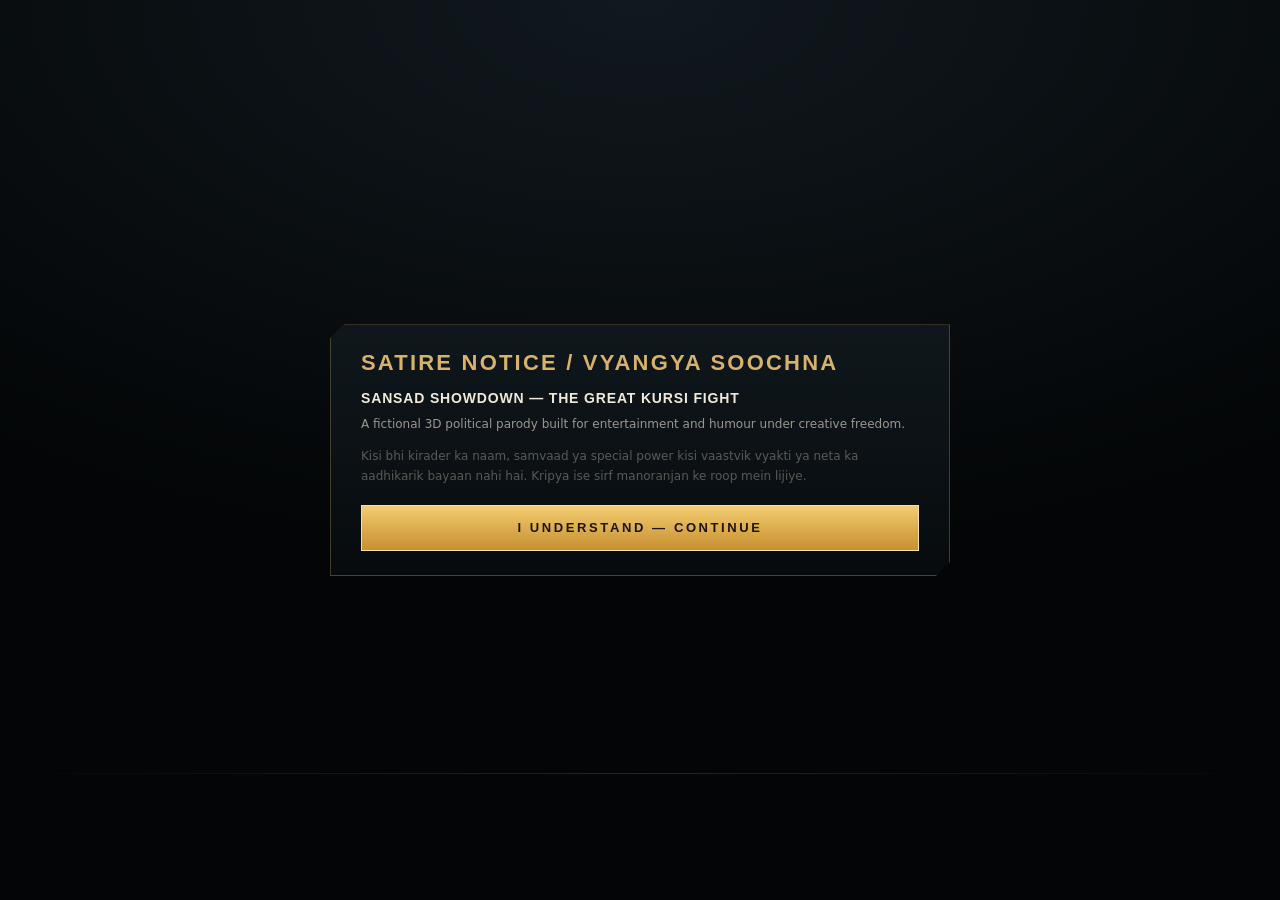
<file: index.html>
<!DOCTYPE html>
<html lang="en">
<head>
<meta name="fk-build" content="bmwg2ys25">
<link rel="icon" href="data:,">
<meta charset="UTF-8">
<meta name="viewport" content="width=device-width, initial-scale=1.0, maximum-scale=1.0, user-scalable=no">
<title>SANSAD SHOWDOWN // The Great Kursi Fight</title>
<link rel="stylesheet" href="css/game.css?v=bmwg2ys25">
</head>
<body>
<canvas id="game-canvas"></canvas>

<!-- ============================================================
     1. SATIRE NOTICE
     ============================================================ -->
<div id="disclaimer-screen" class="modal-screen">
    <div class="satire-box">
        <div class="title">Satire Notice / Vyangya Soochna</div>
        <div class="game-title">SANSAD SHOWDOWN — The Great Kursi Fight</div>
        <div class="game-subtitle">A fictional 3D political parody built for entertainment and humour under creative freedom.</div>
        <p class="body-text">
            Kisi bhi kirader ka naam, samvaad ya special power kisi vaastvik vyakti ya neta ka
            aadhikarik bayaan nahi hai. Kripya ise sirf manoranjan ke roop mein lijiye.
        </p>
        <button class="btn btn-gold" id="accept-disclaimer">I Understand — Continue</button>
    </div>
</div>

<!-- ============================================================
     2. BOOT
     ============================================================ -->
<div id="boot-screen" class="modal-screen">
    <div class="screen" style="align-items:center;justify-content:center;gap:0;">
        <div class="boot-mark">FIGHT<b>KARO</b></div>
        <div class="boot-sub">Sansad Showdown</div>
        <div class="boot-bar"><i id="boot-bar-fill"></i></div>
        <div class="boot-hint" id="boot-hint">Engine shuru ho raha hai…</div>
    </div>
</div>

<!-- ============================================================
     3. MAIN MENU
     ============================================================ -->
<div id="menu-screen" class="modal-screen">
    <div class="menu-wrap">
        <div class="brand-block">
            <h1 class="brand-mark">FIGHT<b>KARO</b></h1>
            <div class="brand-sub">Sansad Showdown</div>

            <nav class="menu-nav">
                <button class="menu-item is-focus" data-go="select">
                    <span class="idx">01</span>
                    <span class="label">Fight</span>
                    <span class="meta">Kursi Match</span>
                </button>
                <button class="menu-item" data-go="training">
                    <span class="idx">02</span>
                    <span class="label">Training</span>
                    <span class="meta">Dojo</span>
                </button>
                <button class="menu-item" data-go="vault">
                    <span class="idx">03</span>
                    <span class="label">Vault</span>
                    <span class="meta">Loadout</span>
                </button>
                <button class="menu-item" data-go="bazaar">
                    <span class="idx">04</span>
                    <span class="label">Bazaar</span>
                    <span class="meta">Spend Coins</span>
                </button>
                <button class="menu-item" data-go="missions">
                    <span class="idx">05</span>
                    <span class="label">Missions</span>
                    <span class="meta">Directives</span>
                </button>
                <button class="menu-item" data-go="profile">
                    <span class="idx">06</span>
                    <span class="label">Profile</span>
                    <span class="meta">Record</span>
                </button>
                <button class="menu-item" data-go="moves">
                    <span class="idx">07</span>
                    <span class="label">How to Play</span>
                    <span class="meta">Moves</span>
                </button>
                <button class="menu-item" data-go="settings">
                    <span class="idx">08</span>
                    <span class="label">Settings</span>
                    <span class="meta">Audio · UI</span>
                </button>
            </nav>

            <div class="theme-switch" id="theme-switch" role="group" aria-label="Interface theme">
                <span class="ts-label">Theme</span>
                <button class="ts-btn" data-theme-set="a" title="Obsidian">A</button>
                <button class="ts-btn" data-theme-set="b" title="Esports">B</button>
                <button class="ts-btn" data-theme-set="c" title="Cyber">C</button>
                <button class="ts-btn" data-theme-set="d" title="Minimal">D</button>
            </div>

            <div class="menu-foot">
                <span class="coin-chip"><i>◈</i><b class="coin-value">0</b></span>
                <span id="menu-build">build</span>
                <span>Enter / Click</span>
            </div>
        </div>

        <div class="menu-side">
            <div class="roster-strip" id="menu-roster"></div>
            <div class="record-card">
                <div class="cell"><div class="k">Matches</div><div class="v" id="menu-matches">0</div></div>
                <div class="cell"><div class="k">Wins</div><div class="v" id="menu-wins">0</div></div>
                <div class="cell"><div class="k">Win Rate</div><div class="v" id="menu-rate">0<small>%</small></div></div>
            </div>
        </div>
    </div>
</div>

<!-- ============================================================
     4. CHARACTER SELECT
     ============================================================ -->
<div id="select-screen" class="modal-screen">
    <div class="screen">

        <div class="select-top">
            <div class="pick-plate p1 is-active" id="plate-p1">
                <div class="av"><img id="pick-p1-face" src="faces/modi.webp" alt=""></div>
                <div>
                    <div class="who">Player 1</div>
                    <div class="nm" id="pick-p1-name">MITRAMAN</div>
                    <div class="tm" id="pick-p1-team">Team Vaada</div>
                </div>
            </div>

            <div class="pick-swap">
                <div class="vs">VS</div>
                <div id="pick-order">PICKING P1</div>
            </div>

            <div class="pick-plate p2" id="plate-p2">
                <div>
                    <div class="who">CPU</div>
                    <div class="nm" id="pick-p2-name">YATRA BOY</div>
                    <div class="tm" id="pick-p2-team">Team Yatra</div>
                </div>
                <div class="av"><img id="pick-p2-face" src="faces/rahul.webp" alt=""></div>
            </div>
        </div>

        <div class="select-mid">
            <div class="roster-grid" id="roster-grid"></div>

            <aside class="detail-panel">
                <div class="dp-face">
                    <img id="detail-face" src="faces/modi.webp" alt="">
                    <div>
                        <div class="dp-name" id="detail-name">MITRAMAN</div>
                        <div class="dp-team" id="detail-team">Team Vaada</div>
                    </div>
                </div>
                <div class="dp-super"><span class="eyebrow">Shakti</span><br><span id="detail-super">MITRA CHAKRA</span></div>
                <div class="stat-row"><span class="sk">Damage</span><span class="sb"><i id="detail-dmg"></i></span><span class="sv" id="detail-dmg-v">108</span></div>
                <div class="stat-row"><span class="sk">Speed</span><span class="sb"><i id="detail-spd"></i></span><span class="sv" id="detail-spd-v">55</span></div>
                <div class="stat-row"><span class="sk">Health</span><span class="sb"><i id="detail-hp"></i></span><span class="sv" id="detail-hp-v">100</span></div>
                <div class="eyebrow" style="margin-top:auto;">Special 1 · <span id="detail-sp1">DEMONETIZATION PALM</span></div>
                <div class="eyebrow">Special 2 · <span id="detail-sp2">SURPRISE STRIKE</span></div>
            </aside>
        </div>

        <div class="stage-row">
            <span class="sr-label">Arena</span>
            <button class="stage-btn active" data-stage="SANSAD">🏛️ Sansad Bhavan</button>
            <button class="stage-btn" data-stage="JANTAR">📢 Jantar Mantar</button>
            <button class="stage-btn" data-stage="SADAK">🛣️ Desi Sadak</button>
            <button class="stage-btn" id="toggle-pick-side">PICKING: P1</button>
        </div>

        <div class="select-foot">
            <div class="hint">
                Click a neta to pick for <b>P1</b>. The button on the right switches the pick to <b>CPU</b>.
                Right-click a card to send it straight to the opponent.
            </div>
            <button class="btn btn-gold" id="start-fight-btn">Fight for the Kursi</button>
        </div>

    </div>
</div>

<!-- ============================================================
     5. VS / BATTLE PREP
     ============================================================ -->
<div id="vs-screen" class="modal-screen">
    <div class="screen" style="gap:0;">
        <div class="vs-wrap">
            <div class="vs-fighter p1">
                <div class="vf-face"><img id="vs-p1-face" src="faces/modi.webp" alt=""></div>
                <div class="vf-name" id="vs-p1-name">MITRAMAN</div>
                <div class="vf-team" id="vs-p1-team">Team Vaada</div>
            </div>
            <div class="vs-mid">
                <div class="vs-glyph">VS</div>
                <div class="vs-stage" id="vs-stage">Sansad Bhavan</div>
            </div>
            <div class="vs-fighter p2 right">
                <div class="vf-face"><img id="vs-p2-face" src="faces/rahul.webp" alt=""></div>
                <div class="vf-name" id="vs-p2-name">YATRA BOY</div>
                <div class="vf-team" id="vs-p2-team">Team Yatra</div>
            </div>
        </div>
        <div class="vs-load">
            <div class="vl-k"><span id="vs-load-label">Loading fighters</span><span id="vs-load-pct">0%</span></div>
            <div class="vl-bar"><i id="vs-load-bar"></i></div>
        </div>
    </div>
</div>

<!-- ============================================================
     6. IN-GAME HUD
     ============================================================ -->
<div id="hud">
    <div class="hud-top">
        <div class="fighter-hud p1" id="hud-p1">
            <div class="portrait"><img id="p1-face" src="faces/modi.webp" alt=""></div>
            <div class="stack">
                <div class="hud-header">
                    <div>
                        <div class="name-tag" id="p1-name">MITRAMAN</div>
                        <span class="team-tag" id="p1-team">Team Vaada</span>
                    </div>
                    <div class="round-dots">
                        <span class="dot" id="p1-r1"></span>
                        <span class="dot" id="p1-r2"></span>
                    </div>
                </div>
                <div class="hp-container">
                    <div class="hp-damage" id="p1-hp-dmg" style="width:100%"></div>
                    <div class="hp-fill" id="p1-hp" style="width:100%"></div>
                </div>
                <div class="shakti-container">
                    <div class="shakti-fill" id="p1-shakti" style="width:0%"></div>
                    <span class="shakti-label" id="p1-shakti-txt">SHAKTI 0%</span>
                </div>
            </div>
        </div>

        <div class="hud-center">
            <div class="round-label" id="round-label">ROUND 1</div>
            <div class="timer-box"><span id="match-timer">60</span></div>
            <button id="hud-settings" aria-label="Settings">⚙</button>
        </div>

        <div class="fighter-hud p2" id="hud-p2">
            <div class="portrait"><img id="p2-face" src="faces/rahul.webp" alt=""></div>
            <div class="stack">
                <div class="hud-header">
                    <div>
                        <div class="name-tag" id="p2-name">YATRA BOY</div>
                        <span class="team-tag" id="p2-team">Team Yatra</span>
                    </div>
                    <div class="round-dots">
                        <span class="dot" id="p2-r1"></span>
                        <span class="dot" id="p2-r2"></span>
                    </div>
                </div>
                <div class="hp-container">
                    <div class="hp-damage" id="p2-hp-dmg" style="width:100%"></div>
                    <div class="hp-fill" id="p2-hp" style="width:100%"></div>
                </div>
                <div class="shakti-container">
                    <div class="shakti-fill" id="p2-shakti" style="width:0%"></div>
                    <span class="shakti-label" id="p2-shakti-txt">SHAKTI 0%</span>
                </div>
            </div>
        </div>
    </div>

    <!-- MBAPU SHANTI ROUTE -->
    <div id="shanti-box">
        <div class="shanti-title">Shanti Route</div>
        <div class="shanti-bar-bg"><div id="shanti-fill"></div></div>
        <div id="shanti-blocks">BLOCKS 0</div>
    </div>

    <div id="p1-callout" class="move-callout">DEMONETIZATION PALM!</div>
    <div id="p2-callout" class="move-callout">ROADSHOW UPPERCUT!</div>
    <div id="center-announcer"></div>

    <div id="touch-controls">
        <div class="touch-group dpad">
            <div class="touch-btn" data-key="KeyW">▲</div>
            <div class="touch-btn" data-key="KeyA">◀</div>
            <div class="touch-btn" data-key="KeyD">▶</div>
            <div class="touch-btn" data-key="KeyS">▼</div>
        </div>
        <div class="touch-group attack">
            <div class="touch-btn super-btn" data-key="KeyL">Shakti</div>
            <div class="touch-btn" data-key="KeyI">Grab</div>
            <div class="touch-btn" data-key="KeyK">Kick</div>
            <div class="touch-btn" data-key="KeyJ">Punch</div>
        </div>
    </div>

    <div class="bottom-ui">
        <div class="controls-hint">
            <div class="row">
                <span>MOVE <b><kbd>A</kbd><kbd>D</kbd></b></span>
                <span>JUMP <b><kbd>W</kbd></b></span>
                <span>CROUCH <b><kbd>S</kbd></b></span>
                <span>BLOCK <b>HOLD BACK</b></span>
                <span>PAUSE <b><kbd>ESC</kbd></b></span>
            </div>
            <div class="row">
                <span>PUNCH <b><kbd>J</kbd></b></span>
                <span>KICK <b><kbd>K</kbd></b></span>
                <span>GRAB <b><kbd>I</kbd></b></span>
                <span>SPECIAL <b><kbd>←</kbd>+<kbd>J</kbd> / <kbd>→</kbd>+<kbd>K</kbd></b></span>
                <span>SHAKTI <b><kbd>L</kbd> / <kbd>SPACE</kbd></b></span>
            </div>
        </div>
    </div>

    <!-- in-fight quick settings -->
    <div id="hud-panel">
        <div class="panel-title">Match Settings</div>
        <div class="panel-row">
            <span class="panel-label">Touch buttons</span>
            <div class="seg" data-setting="touch">
                <button data-val="auto">Auto</button>
                <button data-val="on">On</button>
                <button data-val="off">Off</button>
            </div>
        </div>
        <div class="panel-row">
            <span class="panel-label">Controls hint</span>
            <div class="seg" data-setting="hint">
                <button data-val="on">On</button>
                <button data-val="off">Off</button>
            </div>
        </div>
        <div class="panel-row">
            <span class="panel-label">Sound</span>
            <div class="seg" data-setting="sound">
                <button data-val="on">On</button>
                <button data-val="off">Off</button>
            </div>
        </div>
        <button class="panel-close" id="hud-panel-close">Close</button>
    </div>
</div>

<!-- ============================================================
     7. PAUSE
     ============================================================ -->
<div id="pause-screen" class="modal-screen">
    <div class="pause-panel">
        <div class="pause-title">Paused</div>
        <div class="pause-sub" id="pause-sub">Kursi ki ladai ruki hui hai.</div>
        <div class="pause-list">
            <button class="btn" data-pause="resume">Resume <span class="key">ESC</span></button>
            <button class="btn" data-pause="restart">Restart Match <span class="key">R</span></button>
            <button class="btn" data-pause="settings">Settings <span class="key">S</span></button>
            <button class="btn btn-danger" data-pause="quit">Quit to Menu <span class="key">Q</span></button>
        </div>
        <div class="pause-foot">
            <span id="pause-round">ROUND 1</span>
            <span id="pause-score">0 — 0</span>
        </div>
    </div>
</div>

<!-- ============================================================
     8. RESULTS
     ============================================================ -->
<div id="results-screen" class="modal-screen">
    <div class="res-wrap">
        <div class="res-head">
            <div class="res-kicker" id="res-kicker">Match Complete</div>
            <h2 class="res-title"><span class="win-name" id="res-winner">MITRAMAN</span> WINS THE KURSI</h2>
        </div>

        <div class="res-body">
            <div class="res-side p1" id="res-side-p1">
                <div class="rs-face"><img id="res-p1-face" src="faces/modi.webp" alt=""></div>
                <div class="rs-name" id="res-p1-name">MITRAMAN</div>
                <div class="res-pips"><span class="dot" id="res-p1-r1"></span><span class="dot" id="res-p1-r2"></span></div>
            </div>

            <div class="res-stats">
                <div class="row"><span class="k">Rounds</span><span class="v" id="res-rounds">2 — 0</span></div>
                <div class="row"><span class="k">Time Left</span><span class="v" id="res-time">38s</span></div>
                <div class="row"><span class="k">Damage Dealt</span><span class="v" id="res-dmg">0</span></div>
                <div class="row"><span class="k">Best Combo</span><span class="v" id="res-combo">0</span></div>
                <div class="row"><span class="k">Shakti Used</span><span class="v" id="res-super">0</span></div>
                <div class="row"><span class="k">Kursi Coins</span><span class="v gold" id="res-coins">+0</span></div>
            </div>

            <div class="res-side p2 right" id="res-side-p2">
                <div class="rs-face"><img id="res-p2-face" src="faces/rahul.webp" alt=""></div>
                <div class="rs-name" id="res-p2-name">YATRA BOY</div>
                <div class="res-pips"><span class="dot" id="res-p2-r1"></span><span class="dot" id="res-p2-r2"></span></div>
            </div>
        </div>

        <div class="res-actions">
            <button class="btn btn-gold" data-res="rematch">Rematch</button>
            <button class="btn" data-res="select">Change Fighters</button>
            <button class="btn btn-ghost" data-res="menu">Menu</button>
        </div>
    </div>
</div>

<!-- ============================================================
     9. SETTINGS
     ============================================================ -->
<div id="settings-screen" class="modal-screen">
    <div class="screen">
        <div class="screen-head">
            <div>
                <h2 class="screen-title">Settings</h2>
                <p class="screen-sub">Audio, on-screen controls and reading comfort. Everything saves on this device.</p>
            </div>
            <div class="head-actions"><button class="btn btn-ghost" data-back="menu">Back</button></div>
        </div>

        <div class="settings-grid">
            <section class="set-group">
                <h3>Audio</h3>
                <div class="set-row">
                    <div><div class="sr-k">Master Sound</div><div class="sr-d">Voice, hits and crowd.</div></div>
                    <div class="sr-c seg" data-setting="sound">
                        <button data-val="on">On</button><button data-val="off">Off</button>
                    </div>
                </div>
                <div class="set-row">
                    <div><div class="sr-k">Music Volume</div><div class="sr-d">BGM bed under the fight.</div></div>
                    <div class="sr-c slider">
                        <input type="range" id="set-music" min="0" max="100" step="5" value="22">
                        <span class="val" id="set-music-val">22</span>
                    </div>
                </div>
            </section>

            <section class="set-group">
                <h3>Interface</h3>
                <div class="set-row">
                    <div><div class="sr-k">Touch Buttons</div><div class="sr-d">Auto hides them on a laptop or desktop.</div></div>
                    <div class="sr-c seg" data-setting="touch">
                        <button data-val="auto">Auto</button><button data-val="on">On</button><button data-val="off">Off</button>
                    </div>
                </div>
                <div class="set-row">
                    <div><div class="sr-k">Controls Hint</div><div class="sr-d">Keyboard legend in the fight.</div></div>
                    <div class="sr-c seg" data-setting="hint">
                        <button data-val="on">On</button><button data-val="off">Off</button>
                    </div>
                </div>
            </section>

            <section class="set-group">
                <h3>Data</h3>
                <div class="set-row">
                    <div><div class="sr-k">Career Record</div><div class="sr-d">Wins, losses and neta usage.</div></div>
                    <div class="sr-c"><button class="btn btn-ghost btn-danger" id="reset-profile">Reset</button></div>
                </div>
            </section>
        </div>
    </div>
</div>

<!-- ============================================================
     10. PROFILE
     ============================================================ -->
<div id="profile-screen" class="modal-screen">
    <div class="screen">
        <div class="screen-head">
            <div>
                <h2 class="screen-title">Profile</h2>
                <p class="screen-sub">Aapka apna record — har match yahin likha jaata hai.</p>
            </div>
            <div class="head-actions"><button class="btn btn-ghost" data-back="menu">Back</button></div>
        </div>

        <div class="profile-grid">
            <div class="profile-card">
                <div class="pc-face"><img id="prof-face" src="faces/modi.webp" alt=""></div>
                <div class="pc-name" id="prof-main">MITRAMAN</div>
                <div class="pc-tag">Most played neta</div>
                <div class="pc-tag" id="prof-since" style="margin-top:10px;">No matches yet</div>
            </div>

            <div>
                <div class="stat-grid">
                    <div class="stat-cell"><div class="k">Matches</div><div class="v" id="prof-matches">0</div></div>
                    <div class="stat-cell"><div class="k">Wins</div><div class="v" id="prof-wins">0</div></div>
                    <div class="stat-cell"><div class="k">Win Rate</div><div class="v" id="prof-rate">0<small>%</small></div></div>
                    <div class="stat-cell"><div class="k">Finishers</div><div class="v" id="prof-supers">0</div></div>
                    <div class="stat-cell"><div class="k">Best Combo</div><div class="v" id="prof-combo">0</div></div>
                    <div class="stat-cell"><div class="k">Longest Round</div><div class="v" id="prof-time">0<small>s</small></div></div>
                </div>

                <div class="set-group" style="margin-top:14px;">
                    <h3>Neta Usage</h3>
                    <div class="usage-list" id="prof-usage"></div>
                </div>
            </div>
        </div>
    </div>
</div>

<!-- ============================================================
     11. HOW TO PLAY
     ============================================================ -->
<div id="moves-screen" class="modal-screen">
    <div class="screen">
        <div class="screen-head">
            <div>
                <h2 class="screen-title">How to Play</h2>
                <p class="screen-sub">Laptop keys, the shakti meter and each neta's specials.</p>
            </div>
            <div class="head-actions"><button class="btn btn-ghost" data-back="menu">Back</button></div>
        </div>

        <div class="moves-grid">
            <section class="move-list">
                <h3>Controls</h3>
                <div class="mv"><span>Walk</span><kbd>← →</kbd></div>
                <div class="mv"><span>Jump</span><kbd>↑ / W</kbd></div>
                <div class="mv"><span>Crouch</span><kbd>↓ / S</kbd></div>
                <div class="mv"><span>Punch</span><kbd>J</kbd></div>
                <div class="mv"><span>Kick</span><kbd>K</kbd></div>
                <div class="mv"><span>Grab / throw</span><kbd>I</kbd></div>
                <div class="mv"><span>Special 1</span><kbd>← + J</kbd></div>
                <div class="mv"><span>Special 2</span><kbd>→ + K</kbd></div>
                <div class="mv"><span>Shakti super</span><kbd>L / Space</kbd></div>
                <div class="mv"><span>Pause</span><kbd>Esc</kbd></div>
            </section>

            <section class="move-list">
                <h3>Rules</h3>
                <div class="mv"><span>Best of three rounds</span><b>2 wins</b></div>
                <div class="mv"><span>Round length</span><b>60 s</b></div>
                <div class="mv"><span>Shakti meter fills by landing hits</span><b>100%</b></div>
                <div class="mv"><span>Block by holding back</span><b>chip damage</b></div>
                <div class="mv"><span>MBAPU can be beaten without a punch</span><b>Shanti Route</b></div>
            </section>

            <section class="move-list">
                <h3>Neta Specials</h3>
                <div id="moves-roster"></div>
            </section>
        </div>
    </div>
</div>

<!-- ============================================================
     12. TRAINING DOJO
     ============================================================ -->
<div id="training-screen" class="modal-screen">
    <div class="screen">
        <div class="screen-head">
            <div>
                <h2 class="screen-title">Training Dojo</h2>
                <p class="screen-sub">Infinite shakti, healing dummy, frozen clock. Combos yahin set karo.</p>
            </div>
            <div class="head-actions">
                <span class="coin-chip"><i>◈</i><b class="coin-value">0</b></span>
                <button class="btn btn-ghost" data-back="menu">Back</button>
            </div>
        </div>

        <div class="training-grid">
            <section class="set-group">
                <h3>Pick the Dummy</h3>
                <div class="train-roster" id="train-roster"></div>
            </section>

            <section class="set-group">
                <h3>Drills</h3>
                <div class="set-row">
                    <div><div class="sr-k">Infinite Shakti</div><div class="sr-d">Shakti meter 100% par locked.</div></div>
                    <div class="sr-c seg" data-train="shakti"><button data-val="on">On</button><button data-val="off">Off</button></div>
                </div>
                <div class="set-row">
                    <div><div class="sr-k">Healing Dummy</div><div class="sr-d">Dummy ka HP turant refill hota hai.</div></div>
                    <div class="sr-c seg" data-train="heal"><button data-val="on">On</button><button data-val="off">Off</button></div>
                </div>
                <div class="set-row">
                    <div><div class="sr-k">Freeze Clock</div><div class="sr-d">Round timer rukta hai.</div></div>
                    <div class="sr-c seg" data-train="freeze"><button data-val="on">On</button><button data-val="off">Off</button></div>
                </div>
                <div class="set-row">
                    <div><div class="sr-k">Reset Positions</div><div class="sr-d">Dono fighters centre par.</div></div>
                    <div class="sr-c"><button class="btn btn-ghost" id="train-reset">Reset</button></div>
                </div>
            </section>
        </div>

        <div class="select-foot">
            <div class="hint">Dojo match career record me count nahi hota. <b>Esc</b> se pause.</div>
            <button class="btn btn-gold" id="train-start">Enter the Dojo</button>
        </div>
    </div>
</div>

<!-- ============================================================
     13. VAULT / LOADOUT
     ============================================================ -->
<div id="vault-screen" class="modal-screen">
    <div class="screen">
        <div class="screen-head">
            <div>
                <h2 class="screen-title">Vault</h2>
                <p class="screen-sub">Bazaar se kharide gaye finishes. Equip karo — fighter ke aura aur shakti trail par lagta hai.</p>
            </div>
            <div class="head-actions">
                <span class="coin-chip"><i>◈</i><b class="coin-value">0</b></span>
                <button class="btn btn-ghost" data-back="menu">Back</button>
            </div>
        </div>
        <div class="vault-grid" id="vault-grid"></div>
    </div>
</div>

<!-- ============================================================
     14. BAZAAR
     ============================================================ -->
<div id="bazaar-screen" class="modal-screen">
    <div class="screen">
        <div class="screen-head">
            <div>
                <h2 class="screen-title">Sansad Bazaar</h2>
                <p class="screen-sub">Kursi Coins sirf matches aur missions se milte hain. Koi real paisa nahi.</p>
            </div>
            <div class="head-actions">
                <span class="coin-chip"><i>◈</i><b class="coin-value">0</b></span>
                <button class="btn btn-ghost" data-back="menu">Back</button>
            </div>
        </div>
        <div class="bazaar-grid" id="bazaar-grid"></div>
    </div>
</div>

<!-- ============================================================
     15. MISSIONS
     ============================================================ -->
<div id="missions-screen" class="modal-screen">
    <div class="screen">
        <div class="screen-head">
            <div>
                <h2 class="screen-title">Directives</h2>
                <p class="screen-sub">Teen live missions. Progress asli matches se badhta hai — claim karke coins lo.</p>
            </div>
            <div class="head-actions">
                <span class="coin-chip"><i>◈</i><b class="coin-value">0</b></span>
                <button class="btn btn-ghost" data-back="menu">Back</button>
            </div>
        </div>
        <div class="mission-list" id="mission-list"></div>
    </div>
</div>

<!-- BREAKING NEWS TICKER -->
<div id="news-ticker" class="ticker-wrap">
    <div class="ticker-badge">Breaking</div>
    <div id="ticker-text">
        🔥 SANSAD SHOWDOWN LIVE: KURSI KE LIYE MAHA-YUDH SHURU! &nbsp;&bull;&nbsp; MITRAMAN KA MITRA CHAKRA TAYYAR! &nbsp;&bull;&nbsp; YATRA BOY NE LAGAYA ALOO SE SONA MACHINE! &nbsp;&bull;&nbsp; DEEDEE BOLE: KHELA HOBE, JADU HOBE! &nbsp;&bull;&nbsp; TARIFF TAAU NE SAB PE 200% TARIFF THOKA! &nbsp;&bull;&nbsp; DOZER DADA KA BULLDOZER ARENA MEIN GHUSA!
    </div>
</div>

<div id="model-load" hidden>
    <span class="ml-bar"><i></i></span>
    <span class="ml-txt">3D MODELS 0%</span>
</div>

<div id="noserver" role="alert" hidden>
    <div class="ns-head">3D Models Not Loading</div>
    <p class="ns-body">
        Browser <code>models/*.glb</code> fetch nahi kar paya, isliye fighters load nahi hue.
        <span id="noserver-hint"></span>
    </p>
    <button id="noserver-close" type="button">Samajh Gaya</button>
</div>

<script src="js/vendor/three.min.js?v=bmwg2ys25"></script>
<script src="js/vendor/GLTFLoader.js?v=bmwg2ys25"></script>
<script src="js/vendor/DRACOLoader.js?v=bmwg2ys25"></script>
<script src="js/data.js?v=bmwg2ys25"></script>
<script src="js/clips.js?v=bmwg2ys25"></script>
<script src="js/audio.js?v=bmwg2ys25"></script>
<script src="js/vfx.js?v=bmwg2ys25"></script>
<script src="js/props.js?v=bmwg2ys25"></script>
<script src="js/rig.js?v=bmwg2ys25"></script>
<script src="js/fighter.js?v=bmwg2ys25"></script>
<script src="js/engine.js?v=bmwg2ys25"></script>
<script src="js/main.js?v=bmwg2ys25"></script>
<script src="js/screens.js?v=bmwg2ys25"></script>
</body>
</html>
</file>
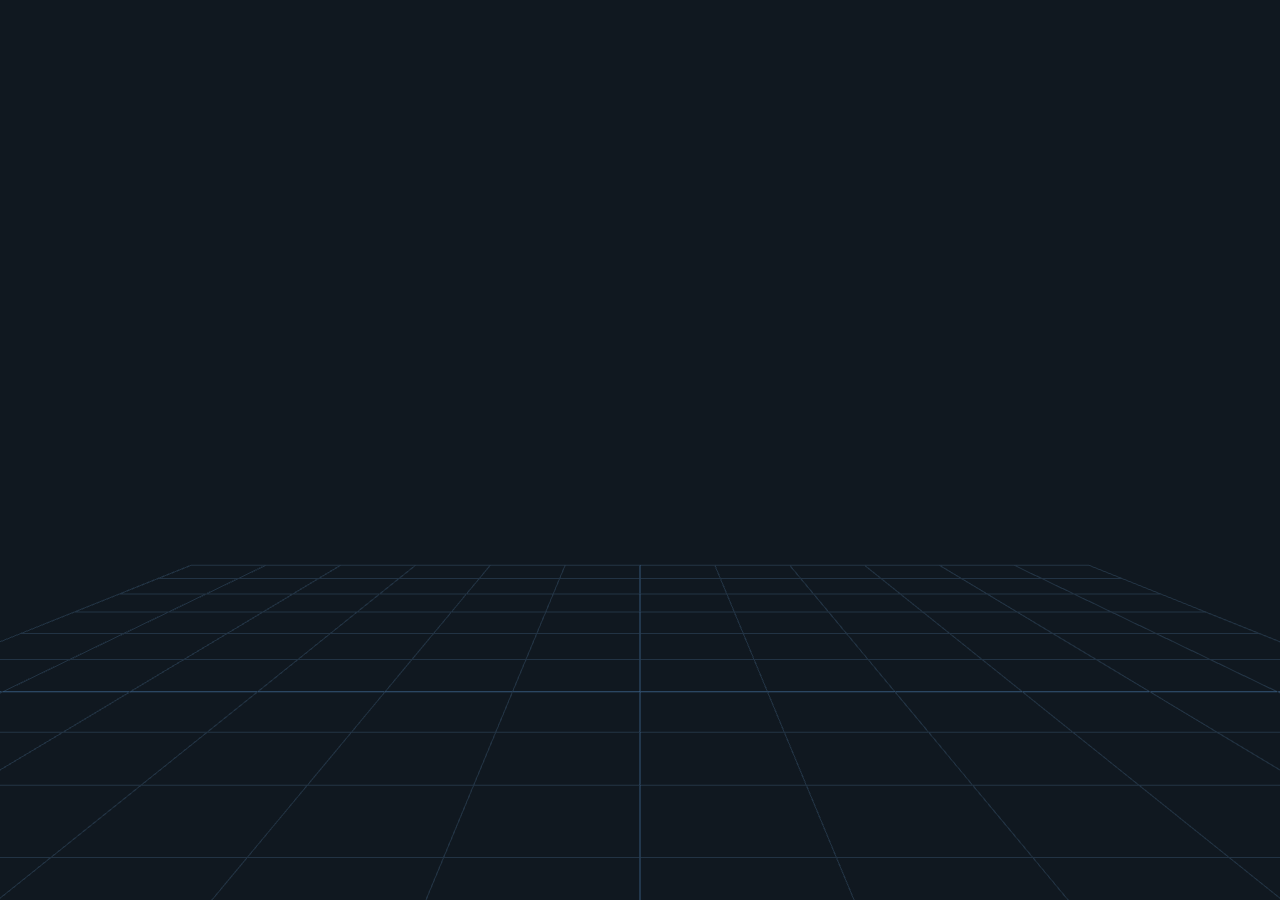
<file: probe.html>
<!DOCTYPE html>
<html><head><meta charset="utf-8"><title>model probe</title>
<style>body{margin:0;background:#101820;overflow:hidden}canvas{display:block}</style>
</head><body>
<script src="js/vendor/three.min.js"></script>
<script src="js/vendor/GLTFLoader.js"></script>
<script src="js/vendor/DRACOLoader.js"></script>
<script>
const scene = new THREE.Scene();
scene.background = new THREE.Color(0x101820);
const camera = new THREE.PerspectiveCamera(45, innerWidth / innerHeight, 0.1, 200);
camera.position.set(0, 1.2, 4.2);
camera.lookAt(0, 0.95, 0);
const renderer = new THREE.WebGLRenderer({ antialias: true });
renderer.setSize(innerWidth, innerHeight);
renderer.outputEncoding = THREE.LinearEncoding;
document.body.appendChild(renderer.domElement);

scene.add(new THREE.HemisphereLight(0x8fb8ff, 0x33131a, 0.6));
scene.add(new THREE.AmbientLight(0xffffff, 0.5));
const d = new THREE.DirectionalLight(0xfff4e2, 1.1); d.position.set(3, 6, 5); scene.add(d);
const grid = new THREE.GridHelper(6, 12, 0x335577, 0x223344); scene.add(grid);

const draco = new THREE.DRACOLoader();
draco.setDecoderPath('js/vendor/draco/');
const loader = new THREE.GLTFLoader();
loader.setDRACOLoader(draco);

window.PROBE = { log: [] };
function load(name) {
  return new Promise((res, rej) => loader.load('models/' + name + '.glb', (g) => {
    const o = g.scene;
    const box = new THREE.Box3().setFromObject(o);
    const size = box.getSize(new THREE.Vector3());
    const center = box.getCenter(new THREE.Vector3());
    const info = {
      name,
      size: size.toArray().map(v => +v.toFixed(3)),
      min: box.min.toArray().map(v => +v.toFixed(3)),
      max: box.max.toArray().map(v => +v.toFixed(3)),
      anims: g.animations.map(a => a.name + ':' + a.duration.toFixed(2))
    };
    window.PROBE.log.push(info);
    res({ g, info, box, size, center });
  }, undefined, (e) => { window.PROBE.log.push({ name, error: String(e && e.message || e) }); rej(e); }));
}

let mixer = null, root = null, actions = {};
window.show = async function (name, clip) {
  if (root) scene.remove(root);
  if (mixer) { mixer.stopAllAction(); mixer = null; }
  const { g, box, size } = await load(name);
  root = g.scene;
  // normalize: feet at y=0, height ~1.8
  const s = 1.8 / size.y;
  root.scale.setScalar(s);
  root.position.y = -box.min.y * s;
  root.position.x = 0; root.position.z = 0;
  scene.add(root);
  mixer = new THREE.AnimationMixer(root);
  actions = {};
  for (const a of g.animations) actions[a.name] = mixer.clipAction(a);
  if (clip && actions[clip]) { actions[clip].reset().play(); }
  return { name, scale: +s.toFixed(4), clips: Object.keys(actions) };
};
window.tick = function (t) { if (mixer) mixer.update(t); renderer.render(scene, camera); return 'ok'; };
function loop(now) { renderer.render(scene, camera); requestAnimationFrame(loop); }
loop(0);
</script>
</body></html>
</file>
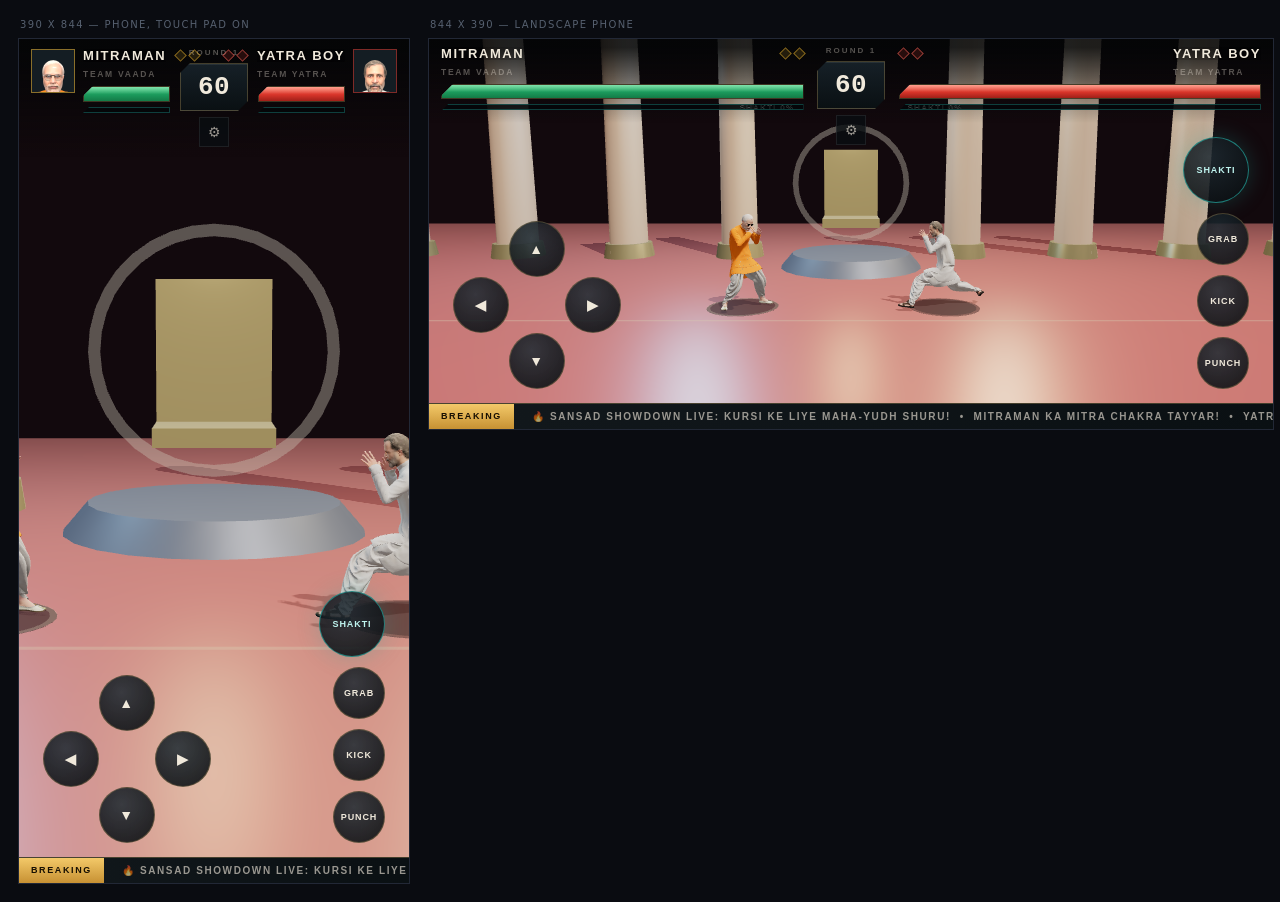
<file: qa-frames.html>
<!DOCTYPE html>
<html lang="en">
<head>
<meta charset="UTF-8">
<title>FightKaro — QA frames</title>
<style>
    html, body { margin: 0; background: #0a0c11; color: #7c8798; font: 12px/1.4 'Segoe UI', system-ui, sans-serif; }
    .row { display: flex; gap: 18px; padding: 18px; align-items: flex-start; }
    figure { margin: 0; }
    figcaption { padding: 0 0 6px 2px; letter-spacing: 1.4px; text-transform: uppercase; font-size: 10px; color: #56606f; }
    iframe { display: block; border: 1px solid #222836; background: #000; }
</style>
</head>
<body>
<div class="row">
    <figure>
        <figcaption>390 x 844 — phone, touch pad on</figcaption>
        <iframe src="./?demo=fight&touch=1" width="390" height="844"></iframe>
    </figure>
    <figure>
        <figcaption>844 x 390 — landscape phone</figcaption>
        <iframe src="./?demo=fight&touch=1" width="844" height="390"></iframe>
    </figure>
</div>
</body>
</html>
</file>
<file: css/game.css>
/* ==========================================================================
   FIGHTKARO // SANSAD SHOWDOWN — UI v3
   Design language: "brass & ink" — a state assembly turned fight arena.
   Rules of the system:
     · one chamfer (8px) for every plate, one hairline (1px brass) for every edge
     · ink is solid, never glassy; depth comes from one inset highlight + one shadow
     · condensed display type for labels, tabular figures for numbers
     · colour carries meaning only: gold = state/primary, red = danger/P2,
       teal = shakti, cream = paper/text
   ========================================================================== */

:root {
    /* palette */
    --ink: #05080a;
    --ink-1: #090e12;
    --ink-2: #0e151a;
    --ink-3: #141d23;
    --line: rgba(216, 178, 106, 0.28);
    --line-soft: rgba(255, 255, 255, 0.08);
    --paper: #f0e9db;
    --paper-dim: rgba(240, 233, 219, 0.62);
    --paper-mute: rgba(240, 233, 219, 0.34);
    --brass: #d8b26a;
    --brass-hi: #f6dfa8;
    --brass-deep: #8c6a2a;
    --gold: #ffc233;
    --red: #d8352a;
    --red-hi: #ff6a5e;
    --teal: #24a9a0;
    --green: #35c07a;

    /* full-screen wash (themed) */
    --screen-a: rgba(18, 26, 32, 0.92);
    --screen-b: rgba(3, 5, 6, 0.97);

    /* type */
    --font-display: "Bahnschrift SemiCondensed", "Bahnschrift", "Arial Narrow", Impact, sans-serif;
    --font-body: "Segoe UI", system-ui, -apple-system, sans-serif;
    --font-num: "Bahnschrift", "Consolas", "Segoe UI", monospace;

    /* metrics */
    --chamfer: 8px;
    --hp-h: 26px;
    --sk-h: 11px;
    --slant: 18px;
    --gutter: 22px;
    --screen-pad: clamp(16px, 3vw, 42px);
}

* { box-sizing: border-box; }

html, body {
    margin: 0;
    padding: 0;
    height: 100%;
    overflow: hidden;
    background: var(--ink);
    color: var(--paper);
    font-family: var(--font-body);
    -webkit-font-smoothing: antialiased;
}

body {
    background:
        radial-gradient(120% 80% at 50% 0%, #10181d 0%, #050809 70%),
        var(--ink);
}

#game-canvas {
    position: fixed;
    inset: 0;
    display: block;
    width: 100%;
    height: 100%;
    z-index: 0;
}

/* shared primitives ------------------------------------------------------- */

.chamfer { clip-path: polygon(var(--chamfer) 0, 100% 0, 100% calc(100% - var(--chamfer)), calc(100% - var(--chamfer)) 100%, 0 100%, 0 var(--chamfer)); }

.plate {
    position: relative;
    background: linear-gradient(180deg, var(--ink-2), var(--ink-1));
    border: 1px solid var(--line);
    box-shadow: 0 18px 44px rgba(0, 0, 0, 0.55), inset 0 1px 0 rgba(255, 255, 255, 0.05);
}

.eyebrow {
    font: 600 10px/1 var(--font-display);
    letter-spacing: 0.28em;
    text-transform: uppercase;
    color: var(--paper-mute);
}

.rule {
    height: 1px;
    background: linear-gradient(90deg, var(--line), transparent);
    border: 0;
    margin: 0;
}

/* buttons ---------------------------------------------------------------- */

.btn {
    --btn-bg: var(--ink-2);
    --btn-fg: var(--paper);
    --btn-edge: var(--line);
    position: relative;
    display: inline-flex;
    align-items: center;
    justify-content: center;
    gap: 10px;
    min-height: 42px;
    padding: 0 20px;
    border: 1px solid var(--btn-edge);
    background: var(--btn-bg);
    color: var(--btn-fg);
    font: 700 13px/1 var(--font-display);
    letter-spacing: 0.18em;
    text-transform: uppercase;
    cursor: pointer;
    transition: transform 0.12s ease, background 0.15s ease, color 0.15s ease, border-color 0.15s ease;
}

.btn::before {
    content: "";
    position: absolute;
    inset: 0;
    background: linear-gradient(180deg, rgba(255, 255, 255, 0.06), transparent 60%);
    pointer-events: none;
}

.btn:hover { border-color: var(--brass); color: var(--brass-hi); }
.btn:active { transform: translateY(1px); }
.btn:focus-visible { outline: 2px solid var(--gold); outline-offset: 3px; }

.btn-gold {
    --btn-bg: linear-gradient(180deg, #f3c969, #c79133);
    --btn-fg: #1a1204;
    --btn-edge: #f6dfa8;
    font-weight: 800;
    letter-spacing: 0.2em;
}
.btn-gold:hover { --btn-bg: linear-gradient(180deg, #ffdb85, #d9a144); color: #140d02; }

.btn-danger { --btn-edge: rgba(216, 53, 42, 0.5); }
.btn-danger:hover { border-color: var(--red-hi); color: var(--red-hi); }

.btn-ghost { --btn-bg: transparent; --btn-edge: var(--line-soft); color: var(--paper-dim); }
.btn-ghost:hover { border-color: var(--line); color: var(--paper); }

/* full-screen layout ----------------------------------------------------- */

.modal-screen {
    position: fixed;
    inset: 0;
    z-index: 40;
    display: none;
    align-items: center;
    justify-content: center;
    padding: var(--screen-pad);
    background:
        radial-gradient(120% 90% at 50% 0%, var(--screen-a), var(--screen-b) 70%),
        var(--ink);
    overflow: hidden;
}

.modal-screen::before {
    /* one quiet arena line, so empty screens never look like a blank page */
    content: "";
    position: absolute;
    left: 0;
    right: 0;
    bottom: 14%;
    height: 1px;
    background: linear-gradient(90deg, transparent, rgba(216, 178, 106, 0.18), transparent);
    pointer-events: none;
}

.screen {
    width: min(1320px, 100%);
    max-height: 100%;
    display: flex;
    flex-direction: column;
    gap: 18px;
    position: relative;
    z-index: 1;
}

.screen-head {
    display: flex;
    align-items: flex-end;
    justify-content: space-between;
    gap: 24px;
    padding-bottom: 12px;
    border-bottom: 1px solid var(--line);
}

.screen-title {
    font: 800 clamp(28px, 4vw, 52px)/0.92 var(--font-display);
    letter-spacing: 0.02em;
    text-transform: uppercase;
    margin: 0;
    color: var(--paper);
    text-shadow: 0 6px 30px rgba(0, 0, 0, 0.7);
}

.screen-sub {
    margin: 6px 0 0;
    font: 500 12px/1.45 var(--font-body);
    letter-spacing: 0.06em;
    color: var(--paper-dim);
    max-width: 62ch;
}

.head-actions { display: flex; gap: 10px; flex-wrap: wrap; justify-content: flex-end; }

/* ==========================================================================
   BOOT
   ========================================================================== */

#boot-screen { z-index: 60; }
#boot-screen .boot-mark {
    font: 800 clamp(40px, 9vw, 108px)/0.86 var(--font-display);
    letter-spacing: 0.02em;
    text-transform: uppercase;
    text-align: center;
    color: var(--paper);
}
#boot-screen .boot-mark b { color: var(--gold); }
#boot-screen .boot-sub {
    margin-top: 10px;
    text-align: center;
    font: 600 11px/1 var(--font-display);
    letter-spacing: 0.42em;
    color: var(--paper-mute);
    text-transform: uppercase;
}
.boot-bar {
    width: min(420px, 70vw);
    height: 3px;
    margin: 26px auto 0;
    background: rgba(255, 255, 255, 0.1);
    overflow: hidden;
}
.boot-bar i {
    display: block;
    height: 100%;
    width: 0;
    background: linear-gradient(90deg, var(--brass), var(--brass-hi));
    transition: width 0.25s ease;
}
.boot-hint {
    margin-top: 14px;
    text-align: center;
    font: 500 11px/1.6 var(--font-body);
    color: var(--paper-mute);
}

/* ==========================================================================
   MAIN MENU
   ========================================================================== */

#menu-screen .menu-wrap {
    width: min(1320px, 100%);
    display: grid;
    grid-template-columns: minmax(300px, 420px) 1fr;
    gap: clamp(24px, 5vw, 72px);
    align-items: center;
}

.brand-block { display: flex; flex-direction: column; gap: 6px; }
.brand-mark {
    font: 800 clamp(38px, 5.6vw, 76px)/0.84 var(--font-display);
    letter-spacing: 0.01em;
    text-transform: uppercase;
    margin: 0;
}
.brand-mark b { color: var(--gold); font-weight: 800; }
.brand-sub {
    font: 600 10px/1 var(--font-display);
    letter-spacing: 0.44em;
    text-transform: uppercase;
    color: var(--paper-mute);
    margin-bottom: 26px;
}

.menu-nav { display: flex; flex-direction: column; gap: 2px; }

.menu-item {
    position: relative;
    display: grid;
    grid-template-columns: 34px 1fr auto;
    align-items: center;
    gap: 14px;
    padding: 15px 16px 15px 14px;
    border: 1px solid transparent;
    background: transparent;
    color: var(--paper);
    text-align: left;
    cursor: pointer;
    transition: background 0.16s ease, border-color 0.16s ease, color 0.16s ease;
}
.menu-item .idx {
    font: 700 11px/1 var(--font-num);
    color: var(--paper-mute);
    letter-spacing: 0.08em;
}
.menu-item .label {
    font: 700 22px/1 var(--font-display);
    letter-spacing: 0.06em;
    text-transform: uppercase;
}
.menu-item .meta {
    font: 600 9px/1 var(--font-display);
    letter-spacing: 0.2em;
    color: var(--paper-mute);
    text-transform: uppercase;
}
.menu-item::after {
    content: "";
    position: absolute;
    left: 0; bottom: 0; height: 1px; width: 0;
    background: var(--brass);
    transition: width 0.2s ease;
}
.menu-item:hover, .menu-item.is-focus {
    background: linear-gradient(90deg, rgba(216, 178, 106, 0.1), transparent 70%);
    border-color: var(--line-soft);
    color: var(--brass-hi);
}
.menu-item:hover::after, .menu-item.is-focus::after { width: 100%; }

.menu-side { display: flex; flex-direction: column; gap: 16px; }

.roster-strip {
    display: grid;
    grid-template-columns: repeat(4, 1fr);
    gap: 10px;
}
.roster-strip .face {
    position: relative;
    aspect-ratio: 3 / 4;
    overflow: hidden;
    border: 1px solid var(--line-soft);
    background: var(--ink-3);
}
.roster-strip .face img {
    width: 100%; height: 100%;
    object-fit: cover;
    filter: grayscale(1) contrast(1.05);
    mix-blend-mode: luminosity;
    opacity: 0.55;
    transition: opacity 0.2s ease, filter 0.2s ease;
}
.roster-strip .face span {
    position: absolute;
    left: 0; right: 0; bottom: 0;
    padding: 6px 7px 5px;
    font: 700 9px/1.1 var(--font-display);
    letter-spacing: 0.12em;
    text-transform: uppercase;
    background: linear-gradient(0deg, rgba(5, 8, 10, 0.95), transparent);
    color: var(--paper-dim);
}
.roster-strip .face:hover img { opacity: 0.95; filter: none; mix-blend-mode: normal; }
.roster-strip .face:hover span { color: var(--brass-hi); }

.record-card {
    display: grid;
    grid-template-columns: repeat(3, 1fr);
    border: 1px solid var(--line);
    background: linear-gradient(180deg, var(--ink-2), var(--ink-1));
}
.record-card .cell {
    padding: 14px 16px;
    border-right: 1px solid var(--line-soft);
}
.record-card .cell:last-child { border-right: 0; }
.record-card .k {
    font: 600 9px/1 var(--font-display);
    letter-spacing: 0.22em;
    text-transform: uppercase;
    color: var(--paper-mute);
}
.record-card .v {
    margin-top: 7px;
    font: 700 26px/1 var(--font-num);
    color: var(--paper);
    font-variant-numeric: tabular-nums;
}
.record-card .v small { font-size: 12px; color: var(--paper-mute); margin-left: 3px; }

.menu-foot {
    display: flex;
    justify-content: space-between;
    align-items: center;
    margin-top: 22px;
    font: 500 10px/1 var(--font-display);
    letter-spacing: 0.18em;
    text-transform: uppercase;
    color: var(--paper-mute);
}

/* ==========================================================================
   SELECT
   ========================================================================== */

#select-screen { align-items: stretch; }
#select-screen .screen { height: 100%; }

.select-top {
    display: grid;
    grid-template-columns: minmax(0, 1fr) auto minmax(0, 1fr);
    align-items: center;
    gap: 16px;
}

.pick-plate {
    display: grid;
    grid-template-columns: 78px 1fr;
    align-items: center;
    gap: 14px;
    padding: 10px 14px;
    border: 1px solid var(--line-soft);
    background: linear-gradient(90deg, rgba(14, 21, 26, 0.9), rgba(9, 14, 18, 0.6));
    min-height: 98px;
}
.pick-plate.p2 { grid-template-columns: 1fr 78px; text-align: right; }
.pick-plate .av {
    width: 78px; height: 78px;
    border: 1px solid var(--line);
    background: var(--ink-3);
    overflow: hidden;
}
.pick-plate .av img { width: 100%; height: 100%; object-fit: cover; }
.pick-plate .who {
    font: 600 9px/1 var(--font-display);
    letter-spacing: 0.26em;
    color: var(--paper-mute);
    text-transform: uppercase;
}
.pick-plate .nm {
    margin-top: 6px;
    font: 700 22px/1 var(--font-display);
    letter-spacing: 0.05em;
    text-transform: uppercase;
}
.pick-plate.p1 .nm { color: var(--gold); }
.pick-plate.p2 .nm { color: var(--red-hi); }
.pick-plate .tm {
    margin-top: 5px;
    font: 500 10px/1.2 var(--font-body);
    color: var(--paper-mute);
    letter-spacing: 0.08em;
}
.pick-plate.is-active { border-color: var(--line); box-shadow: inset 0 0 0 1px rgba(216, 178, 106, 0.16); }

.pick-swap {
    display: flex;
    flex-direction: column;
    align-items: center;
    gap: 6px;
    font: 600 9px/1 var(--font-display);
    letter-spacing: 0.2em;
    color: var(--paper-mute);
    text-transform: uppercase;
}
.pick-swap .vs {
    font: 800 18px/1 var(--font-display);
    color: var(--brass);
}

/* roster grid ------------------------------------------------------------- */

.modal-screen .roster-grid,
.roster-grid {
    display: grid;
    grid-template-columns: repeat(6, minmax(0, 1fr));
    gap: 10px;
    margin: 0;
    align-content: center;
}

.char-card {
    position: relative;
    display: flex;
    flex-direction: column;
    align-items: center;
    gap: 8px;
    padding: 12px 8px 10px;
    border: 1px solid var(--line-soft);
    background: linear-gradient(180deg, rgba(20, 29, 35, 0.9), rgba(9, 14, 18, 0.9));
    cursor: pointer;
    transition: transform 0.14s ease, border-color 0.14s ease, background 0.14s ease;
    clip-path: polygon(var(--chamfer) 0, 100% 0, 100% 100%, 0 100%, 0 var(--chamfer));
}
.char-card:hover { transform: translateY(-3px); border-color: var(--line); }
.char-card .char-avatar {
    width: 100%;
    aspect-ratio: 1;
    display: grid;
    place-items: center;
    font-size: 26px;
    border: 1px solid var(--line-soft);
    background: var(--ink-3);
    filter: saturate(0.9);
}
.char-card .char-name {
    font: 700 12px/1.1 var(--font-display);
    letter-spacing: 0.1em;
    text-transform: uppercase;
    text-align: center;
}
.char-card .char-team {
    font: 500 8.5px/1.2 var(--font-body);
    letter-spacing: 0.08em;
    color: var(--paper-mute);
    text-align: center;
    text-transform: uppercase;
}
.char-card .char-super {
    font: 600 8px/1.3 var(--font-display);
    letter-spacing: 0.12em;
    color: var(--brass);
    text-align: center;
    text-transform: uppercase;
    min-height: 21px;
}
.char-card.selected-p1 { border-color: var(--gold); background: linear-gradient(180deg, rgba(255, 194, 51, 0.14), rgba(9, 14, 18, 0.92)); }
.char-card.selected-p1::before,
.char-card.selected-p2::before {
    position: absolute;
    top: 0; left: 0;
    padding: 2px 6px;
    font: 800 8px/1.4 var(--font-display);
    letter-spacing: 0.14em;
    color: #150e02;
}
.char-card.selected-p1::before { content: "P1"; background: var(--gold); }
.char-card.selected-p2 { border-color: var(--red); background: linear-gradient(180deg, rgba(216, 53, 42, 0.16), rgba(9, 14, 18, 0.92)); }
.char-card.selected-p2::before { content: "P2"; background: var(--red-hi); }

.select-mid {
    display: grid;
    grid-template-columns: minmax(0, 1fr) 268px;
    gap: 18px;
    align-items: stretch;
    flex: 1;
    min-height: 0;
}

/* detail panel ------------------------------------------------------------ */

.detail-panel {
    display: flex;
    flex-direction: column;
    gap: 12px;
    padding: 16px;
    border: 1px solid var(--line);
    background: linear-gradient(180deg, rgba(17, 25, 30, 0.96), rgba(8, 12, 15, 0.96));
    overflow: hidden;
    align-self: center;
}
.detail-panel .dp-face {
    display: grid;
    grid-template-columns: 64px 1fr;
    gap: 12px;
    align-items: center;
}
.detail-panel .dp-face img {
    width: 64px; height: 64px;
    object-fit: cover;
    border: 1px solid var(--line);
    filter: contrast(1.05);
}
.detail-panel .dp-name {
    font: 800 20px/0.95 var(--font-display);
    text-transform: uppercase;
    letter-spacing: 0.04em;
}
.detail-panel .dp-team {
    margin-top: 5px;
    font: 500 9.5px/1 var(--font-body);
    letter-spacing: 0.12em;
    text-transform: uppercase;
    color: var(--paper-mute);
}
.detail-panel .dp-super {
    padding: 10px 12px;
    border-left: 2px solid var(--gold);
    background: rgba(255, 194, 51, 0.06);
    font: 600 11px/1.4 var(--font-display);
    letter-spacing: 0.14em;
    text-transform: uppercase;
    color: var(--brass-hi);
}
.stat-row { display: flex; align-items: center; gap: 10px; }
.stat-row .sk {
    width: 62px;
    font: 600 8.5px/1 var(--font-display);
    letter-spacing: 0.18em;
    text-transform: uppercase;
    color: var(--paper-mute);
}
.stat-row .sb {
    flex: 1;
    height: 5px;
    background: rgba(255, 255, 255, 0.08);
    overflow: hidden;
}
.stat-row .sb i { display: block; height: 100%; background: linear-gradient(90deg, var(--brass), var(--brass-hi)); }
.stat-row .sv {
    width: 30px;
    text-align: right;
    font: 700 10px/1 var(--font-num);
    color: var(--paper-dim);
    font-variant-numeric: tabular-nums;
}

/* stage + actions --------------------------------------------------------- */

.stage-row {
    display: flex;
    align-items: center;
    gap: 10px;
    flex-wrap: wrap;
    padding-top: 4px;
}
.stage-row .sr-label {
    font: 600 9px/1 var(--font-display);
    letter-spacing: 0.22em;
    text-transform: uppercase;
    color: var(--paper-mute);
    margin-right: 4px;
}
.stage-btn {
    min-height: 36px;
    padding: 0 14px;
    border: 1px solid var(--line-soft);
    background: rgba(14, 21, 26, 0.85);
    color: var(--paper-dim);
    font: 700 10.5px/1 var(--font-display);
    letter-spacing: 0.16em;
    text-transform: uppercase;
    cursor: pointer;
    transition: border-color 0.14s ease, color 0.14s ease, background 0.14s ease;
}
.stage-btn:hover { border-color: var(--line); color: var(--paper); }
.stage-btn.active { border-color: var(--brass); color: #1a1204; background: linear-gradient(180deg, #f3c969, #c79133); }
.stage-btn#toggle-pick-side { margin-left: auto; border-color: var(--line); color: var(--brass-hi); }

.select-foot {
    display: flex;
    align-items: center;
    justify-content: space-between;
    gap: 18px;
    padding-top: 6px;
}
.select-foot .hint {
    font: 500 10.5px/1.5 var(--font-body);
    color: var(--paper-mute);
    letter-spacing: 0.04em;
    max-width: 56ch;
}
.select-foot .hint b { color: var(--brass); font-weight: 700; }
#start-fight-btn { min-height: 52px; padding: 0 40px; font-size: 15px; letter-spacing: 0.24em; }

/* ==========================================================================
   VS / BATTLE PREP
   ========================================================================== */

#vs-screen { z-index: 45; }
.vs-wrap {
    width: min(1120px, 100%);
    display: grid;
    grid-template-columns: 1fr 120px 1fr;
    align-items: center;
    gap: clamp(10px, 3vw, 40px);
}
.vs-fighter { display: flex; flex-direction: column; gap: 14px; }
.vs-fighter.right { align-items: flex-end; text-align: right; }
.vs-fighter .vf-face {
    width: clamp(120px, 17vw, 190px);
    aspect-ratio: 3 / 4;
    border: 1px solid var(--line);
    overflow: hidden;
    background: var(--ink-3);
}
.vs-fighter .vf-face img { width: 100%; height: 100%; object-fit: cover; }
.vs-fighter .vf-name {
    font: 800 clamp(24px, 3.4vw, 44px)/0.9 var(--font-display);
    text-transform: uppercase;
    letter-spacing: 0.02em;
}
.vs-fighter.p1 .vf-name { color: var(--gold); }
.vs-fighter.p2 .vf-name { color: var(--red-hi); }
.vs-fighter .vf-team {
    font: 600 9px/1 var(--font-display);
    letter-spacing: 0.28em;
    text-transform: uppercase;
    color: var(--paper-mute);
}
.vs-mid { display: flex; flex-direction: column; align-items: center; gap: 8px; }
.vs-mid .vs-glyph {
    font: 800 clamp(34px, 5vw, 64px)/1 var(--font-display);
    color: var(--brass);
    letter-spacing: 0.04em;
}
.vs-mid .vs-stage {
    font: 600 9px/1.4 var(--font-display);
    letter-spacing: 0.24em;
    text-transform: uppercase;
    color: var(--paper-mute);
    text-align: center;
    max-width: 140px;
}
.vs-load { width: min(560px, 80vw); margin: 26px auto 0; }
.vs-load .vl-k {
    display: flex;
    justify-content: space-between;
    font: 600 9.5px/1 var(--font-display);
    letter-spacing: 0.22em;
    text-transform: uppercase;
    color: var(--paper-mute);
    margin-bottom: 8px;
}
.vs-load .vl-bar { height: 3px; background: rgba(255, 255, 255, 0.1); overflow: hidden; }
.vs-load .vl-bar i { display: block; height: 100%; width: 0; background: linear-gradient(90deg, var(--brass), var(--brass-hi)); transition: width 0.2s ease; }

/* ==========================================================================
   IN-GAME HUD
   ========================================================================== */

#hud {
    position: fixed;
    inset: 0;
    z-index: 20;
    display: none;
    pointer-events: none;
}
#hud.on { display: block; }

#hud::before {
    content: "";
    position: absolute;
    top: 0; left: 0; right: 0;
    height: 118px;
    background: linear-gradient(180deg, rgba(3, 5, 6, 0.86) 10%, rgba(3, 5, 6, 0) 100%);
    pointer-events: none;
}

.hud-top {
    position: relative;
    display: grid;
    grid-template-columns: minmax(0, 1fr) auto minmax(0, 1fr);
    align-items: start;
    gap: clamp(10px, 1.6vw, 22px);
    padding: 14px clamp(12px, 2vw, 26px) 0;
}

.fighter-hud {
    display: grid;
    grid-template-columns: 56px minmax(0, 1fr);
    gap: 10px;
    align-items: start;
    min-width: 0;
}
.fighter-hud.p2 { grid-template-columns: minmax(0, 1fr) 56px; }
.fighter-hud.p2 .portrait { order: 2; }
.fighter-hud.p2 .stack { order: 1; }

.fighter-hud .portrait {
    width: 56px;
    height: 56px;
    border: 1px solid var(--line);
    background: var(--ink-3);
    overflow: hidden;
    position: relative;
}
.fighter-hud .portrait img {
    width: 100%; height: 100%;
    object-fit: cover;
    filter: contrast(1.05);
}
.fighter-hud.p1 .portrait { border-color: rgba(255, 194, 51, 0.5); }
.fighter-hud.p2 .portrait { border-color: rgba(216, 53, 42, 0.55); }

.stack { min-width: 0; display: flex; flex-direction: column; gap: 5px; }

.hud-header {
    display: flex;
    align-items: baseline;
    justify-content: space-between;
    gap: 10px;
}
.fighter-hud.p2 .hud-header { flex-direction: row-reverse; }
.name-tag {
    font: 700 clamp(13px, 1.35vw, 17px)/1 var(--font-display);
    letter-spacing: 0.12em;
    text-transform: uppercase;
    color: var(--paper);
    text-shadow: 0 2px 12px rgba(0, 0, 0, 0.85);
    white-space: nowrap;
    overflow: hidden;
    text-overflow: ellipsis;
}
.team-tag {
    font: 600 8.5px/1 var(--font-display);
    letter-spacing: 0.2em;
    text-transform: uppercase;
    color: var(--paper-mute);
    white-space: nowrap;
}

.hp-container,
.shakti-container { position: relative; height: var(--hp-h); }

.hp-container .hp-fill,
.hp-container .hp-damage,
.shakti-container .shakti-fill {
    position: absolute;
    top: 0; bottom: 0;
    left: 0;
    height: 100%;
}
.fighter-hud.p2 .hp-container .hp-fill,
.fighter-hud.p2 .hp-container .hp-damage,
.fighter-hud.p2 .shakti-container .shakti-fill { left: auto; right: 0; }

.hp-container {
    background: rgba(4, 7, 9, 0.9);
    border: 1px solid var(--line);
    clip-path: polygon(var(--slant) 0, 100% 0, 100% 100%, 0 100%, 0 var(--slant));
    overflow: hidden;
}
.hp-damage { background: rgba(240, 233, 219, 0.5); transition: width 0.45s ease 0.18s; }
.hp-fill {
    background: linear-gradient(180deg, #4fd88c 0%, #1c9a5c 55%, #137b47 100%);
    transition: width 0.16s linear;
}
.hp-fill::after {
    content: "";
    position: absolute;
    inset: 0 0 50% 0;
    background: linear-gradient(180deg, rgba(255, 255, 255, 0.28), transparent);
}
.fighter-hud.p2 .hp-fill { background: linear-gradient(180deg, #ff7a63 0%, #d8352a 55%, #a01f18 100%); }
.fighter-hud.low .hp-fill { animation: hpLow 0.9s steps(2, end) infinite; }
@keyframes hpLow { 50% { filter: brightness(1.5); } }

.shakti-container {
    height: var(--sk-h);
    background: rgba(4, 7, 9, 0.9);
    border: 1px solid rgba(36, 169, 160, 0.35);
    clip-path: polygon(calc(var(--slant) * 0.6) 0, 100% 0, 100% 100%, 0 100%, 0 calc(var(--slant) * 0.6));
    overflow: hidden;
}
.shakti-fill {
    background: linear-gradient(180deg, #6ff0e6, #24a9a0 60%, #157a73);
    transition: width 0.2s ease;
}
.shakti-fill.shakti-full { animation: shaktiPulse 1.15s ease-in-out infinite; }
@keyframes shaktiPulse { 50% { filter: brightness(1.55); } }

.shakti-label {
    position: absolute;
    right: 8px;
    top: 50%;
    transform: translateY(-50%);
    font: 700 8px/1 var(--font-display);
    letter-spacing: 0.16em;
    color: rgba(6, 12, 12, 0.72);
    text-transform: uppercase;
    pointer-events: none;
    z-index: 2;
    white-space: nowrap;
}
.fighter-hud.p2 .shakti-label { right: auto; left: 8px; }
.fighter-hud.p2 .shakti-label,
.fighter-hud.p1 .shakti-label { text-shadow: 0 1px 0 rgba(255, 255, 255, 0.25); }

.round-dots { display: flex; gap: 5px; align-items: center; }
.fighter-hud.p2 .round-dots { justify-content: flex-end; }
.round-dots .dot {
    width: 9px; height: 9px;
    border: 1px solid rgba(255, 194, 51, 0.46);
    background: rgba(255, 194, 51, 0.12);
    transform: rotate(45deg);
}
.round-dots .dot.won { background: var(--gold); box-shadow: 0 0 10px rgba(255, 194, 51, 0.6); }
.fighter-hud.p2 .round-dots .dot { border-color: rgba(255, 106, 94, 0.5); background: rgba(216, 53, 42, 0.16); }
.fighter-hud.p2 .round-dots .dot.won { background: var(--red-hi); box-shadow: 0 0 10px rgba(255, 106, 94, 0.55); }

.hud-center { display: flex; flex-direction: column; align-items: center; gap: 6px; }
.timer-box {
    width: 84px;
    height: 56px;
    display: grid;
    place-items: center;
    border: 1px solid var(--line);
    background: linear-gradient(180deg, #162027, #0a1013);
    box-shadow: inset 0 1px 0 rgba(255, 255, 255, 0.08), 0 10px 26px rgba(0, 0, 0, 0.6);
    clip-path: polygon(10px 0, 100% 0, 100% calc(100% - 10px), calc(100% - 10px) 100%, 0 100%, 0 10px);
}
.timer-box .t-num,
#match-timer {
    font: 700 34px/1 var(--font-num);
    font-variant-numeric: tabular-nums;
    color: var(--paper);
    letter-spacing: 0.02em;
}
.timer-box .t-k,
.round-label {
    font: 600 8px/1 var(--font-display);
    letter-spacing: 0.26em;
    text-transform: uppercase;
    color: var(--paper-mute);
}
.round-label { text-align: center; }
#match-timer.low { color: var(--red-hi); animation: hpLow 0.6s steps(2, end) infinite; }

#hud-settings {
    pointer-events: auto;
    width: 30px; height: 30px;
    display: grid; place-items: center;
    border: 1px solid var(--line-soft);
    background: rgba(9, 14, 18, 0.8);
    color: var(--paper-dim);
    cursor: pointer;
    font-size: 14px;
    line-height: 1;
    transition: border-color 0.14s ease, color 0.14s ease;
}
#hud-settings:hover { border-color: var(--brass); color: var(--brass-hi); }

/* in-fight quick settings ------------------------------------------------ */

#hud-panel {
    position: fixed;
    top: 118px;
    left: 50%;
    transform: translateX(-50%) translateY(-8px);
    width: 300px;
    z-index: 30;
    padding: 14px 16px 12px;
    border: 1px solid var(--line);
    background: linear-gradient(180deg, rgba(16, 24, 29, 0.98), rgba(7, 11, 14, 0.98));
    box-shadow: 0 24px 60px rgba(0, 0, 0, 0.65);
    opacity: 0;
    visibility: hidden;
    pointer-events: none;
    transition: opacity 0.16s ease, transform 0.16s ease, visibility 0.16s;
    clip-path: polygon(10px 0, 100% 0, 100% calc(100% - 10px), calc(100% - 10px) 100%, 0 100%, 0 10px);
}
#hud-panel.open { opacity: 1; visibility: visible; transform: translateX(-50%) translateY(0); pointer-events: auto; }
.panel-title {
    font: 700 10px/1 var(--font-display);
    letter-spacing: 0.26em;
    text-transform: uppercase;
    color: var(--brass);
    margin-bottom: 12px;
}
.panel-row { display: flex; align-items: center; justify-content: space-between; gap: 10px; padding: 7px 0; }
.panel-label {
    font: 600 10.5px/1 var(--font-display);
    letter-spacing: 0.14em;
    text-transform: uppercase;
    color: var(--paper-dim);
}
.seg { display: flex; border: 1px solid var(--line-soft); }
.seg button {
    min-width: 40px;
    padding: 6px 8px;
    border: 0;
    background: transparent;
    color: var(--paper-mute);
    font: 700 9px/1 var(--font-display);
    letter-spacing: 0.12em;
    text-transform: uppercase;
    cursor: pointer;
}
.seg button + button { border-left: 1px solid var(--line-soft); }
.seg button.active { background: rgba(216, 178, 106, 0.16); color: var(--brass-hi); }
.panel-close {
    width: 100%;
    margin-top: 10px;
    padding: 8px;
    border: 1px solid var(--line-soft);
    background: transparent;
    color: var(--paper-mute);
    font: 700 9px/1 var(--font-display);
    letter-spacing: 0.2em;
    text-transform: uppercase;
    cursor: pointer;
}
.panel-close:hover { border-color: var(--line); color: var(--paper); }

/* callouts, announcer, shanti ------------------------------------------- */

.move-callout {
    position: fixed;
    top: 30%;
    z-index: 24;
    padding: 8px 18px;
    border-left: 3px solid var(--gold);
    background: linear-gradient(90deg, rgba(5, 8, 10, 0.9), transparent);
    font: 800 clamp(16px, 2.4vw, 30px)/1 var(--font-display);
    letter-spacing: 0.06em;
    text-transform: uppercase;
    color: var(--paper);
    opacity: 0;
    transition: opacity 0.12s ease, transform 0.18s ease;
    pointer-events: none;
}
#p1-callout { left: 3vw; transform: translateX(-14px); }
#p2-callout { right: 3vw; transform: translateX(14px); border-left: 0; border-right: 3px solid var(--red-hi); text-align: right; }
.move-callout.on { opacity: 1; transform: translateX(0); }

#center-announcer {
    position: fixed;
    top: 26%;
    left: 50%;
    transform: translate(-50%, -8px) scale(0.94);
    z-index: 26;
    text-align: center;
    font: 800 clamp(30px, 5.4vw, 76px)/0.9 var(--font-display);
    letter-spacing: 0.04em;
    text-transform: uppercase;
    color: var(--paper);
    text-shadow: 0 0 42px rgba(255, 194, 51, 0.4), 0 10px 40px rgba(0, 0, 0, 0.8);
    opacity: 0;
    transition: opacity 0.18s ease, transform 0.22s cubic-bezier(0.2, 1.3, 0.4, 1);
    pointer-events: none;
}
#center-announcer.on { opacity: 1; transform: translate(-50%, 0) scale(1); }

#shanti-box {
    position: fixed;
    right: clamp(12px, 2vw, 26px);
    top: 128px;
    z-index: 21;
    width: 224px;
    padding: 10px 12px;
    border: 1px solid rgba(240, 233, 219, 0.22);
    background: rgba(7, 11, 14, 0.86);
    display: none;
}
#shanti-box .shanti-title {
    font: 700 9px/1 var(--font-display);
    letter-spacing: 0.2em;
    text-transform: uppercase;
    color: var(--paper-dim);
    margin-bottom: 8px;
}
.shanti-bar-bg { height: 5px; background: rgba(255, 255, 255, 0.1); overflow: hidden; }
#shanti-fill { height: 100%; width: 0; background: linear-gradient(90deg, #9be7ff, #4aa8d8); }
#shanti-blocks {
    margin-top: 6px;
    font: 600 9px/1 var(--font-num);
    color: var(--paper-mute);
    letter-spacing: 0.1em;
}

/* bottom bar ------------------------------------------------------------- */

.bottom-ui {
    position: fixed;
    left: 0; right: 0; bottom: 26px;
    z-index: 22;
    display: flex;
    align-items: flex-end;
    justify-content: space-between;
    gap: 16px;
    padding: 10px clamp(12px, 2vw, 26px) 12px;
    pointer-events: none;
}

.controls-hint {
    display: flex;
    flex-direction: column;
    gap: 6px;
    padding: 10px 14px;
    border: 1px solid var(--line-soft);
    background: rgba(6, 10, 12, 0.82);
    font: 500 10px/1.2 var(--font-body);
    letter-spacing: 0.04em;
    color: var(--paper-mute);
    transition: opacity 0.2s ease;
}
.controls-hint .row { display: flex; gap: 14px; flex-wrap: wrap; }
.controls-hint b { color: var(--paper-dim); font-weight: 600; }
.controls-hint kbd {
    display: inline-block;
    min-width: 17px;
    padding: 2px 4px;
    border: 1px solid var(--line-soft);
    background: rgba(255, 255, 255, 0.06);
    color: var(--paper);
    font: 700 9px/1 var(--font-num);
    text-align: center;
    border-radius: 2px;
}

.ticker-wrap {
    position: fixed;
    left: 0; right: 0; bottom: 0;
    z-index: 21;
    display: flex;
    align-items: center;
    height: 26px;
    background: linear-gradient(90deg, #12181c, #0a1013);
    border-top: 1px solid var(--line);
    overflow: hidden;
}
.ticker-badge {
    flex: none;
    align-self: stretch;
    display: grid;
    place-items: center;
    padding: 0 12px;
    background: linear-gradient(180deg, #f3c969, #c79133);
    color: #170f02;
    font: 800 9px/1 var(--font-display);
    letter-spacing: 0.18em;
    text-transform: uppercase;
}
#ticker-text {
    white-space: nowrap;
    padding-left: 18px;
    font: 600 10px/1 var(--font-display);
    letter-spacing: 0.16em;
    text-transform: uppercase;
    color: var(--paper-dim);
    animation: ticker 42s linear infinite;
}
@keyframes ticker { from { transform: translateX(12%); } to { transform: translateX(-100%); } }

/* ==========================================================================
   PAUSE
   ========================================================================== */

#pause-screen { z-index: 52; background: rgba(3, 5, 6, 0.82); }
.pause-panel {
    width: min(560px, 100%);
    padding: 26px 28px 22px;
    border: 1px solid var(--line);
    background: linear-gradient(180deg, rgba(16, 24, 29, 0.98), rgba(7, 11, 14, 0.99));
    box-shadow: 0 30px 80px rgba(0, 0, 0, 0.7);
    clip-path: polygon(14px 0, 100% 0, 100% calc(100% - 14px), calc(100% - 14px) 100%, 0 100%, 0 14px);
}
.pause-panel .pause-title {
    font: 800 30px/1 var(--font-display);
    letter-spacing: 0.12em;
    text-transform: uppercase;
    margin-bottom: 4px;
}
.pause-panel .pause-sub {
    font: 500 11px/1.5 var(--font-body);
    color: var(--paper-mute);
    margin-bottom: 20px;
}
.pause-list { display: flex; flex-direction: column; gap: 2px; }
.pause-list .btn {
    justify-content: flex-start;
    min-height: 46px;
    width: 100%;
    border-color: transparent;
    border-bottom: 1px solid var(--line-soft);
    background: transparent;
    font-size: 14px;
    letter-spacing: 0.16em;
}
.pause-list .btn:hover { background: rgba(216, 178, 106, 0.08); border-color: var(--line-soft); }
.pause-list .btn .key {
    margin-left: auto;
    font: 600 9px/1 var(--font-num);
    color: var(--paper-mute);
    letter-spacing: 0.1em;
}
.pause-foot {
    margin-top: 18px;
    display: flex;
    justify-content: space-between;
    font: 500 9.5px/1 var(--font-display);
    letter-spacing: 0.18em;
    text-transform: uppercase;
    color: var(--paper-mute);
}

/* ==========================================================================
   RESULTS
   ========================================================================== */

#results-screen { z-index: 50; }
.res-wrap { width: min(1080px, 100%); display: flex; flex-direction: column; gap: 22px; }
.res-head { text-align: center; }
.res-kicker {
    font: 600 10px/1 var(--font-display);
    letter-spacing: 0.4em;
    text-transform: uppercase;
    color: var(--brass);
}
.res-title {
    margin: 10px 0 0;
    font: 800 clamp(34px, 6vw, 76px)/0.9 var(--font-display);
    text-transform: uppercase;
    letter-spacing: 0.02em;
}
.res-title .win-name { color: var(--gold); }
.res-body {
    display: grid;
    grid-template-columns: 1fr 280px 1fr;
    gap: 24px;
    align-items: center;
}
.res-side { display: flex; flex-direction: column; gap: 12px; }
.res-side.right { align-items: flex-end; text-align: right; }
.res-side .rs-face {
    width: clamp(140px, 18vw, 220px);
    aspect-ratio: 1;
    border: 1px solid var(--line-soft);
    overflow: hidden;
    background: var(--ink-3);
}
.res-side .rs-face img { width: 100%; height: 100%; object-fit: cover; object-position: center; }
.res-side .rs-name {
    font: 700 20px/1 var(--font-display);
    letter-spacing: 0.08em;
    text-transform: uppercase;
}
.res-side.lost .rs-face img { filter: grayscale(1) brightness(0.6); }
.res-side.lost .rs-name { color: var(--paper-mute); }
.res-side.lost { opacity: 0.75; }
.res-pips { display: flex; gap: 6px; }
.res-side.right .res-pips { justify-content: flex-end; }
.res-pips .dot { width: 12px; height: 12px; border: 1px solid rgba(255, 194, 51, 0.45); transform: rotate(45deg); }
.res-pips .dot.won { background: var(--gold); }

.res-stats {
    display: flex;
    flex-direction: column;
    gap: 0;
    border: 1px solid var(--line);
    background: linear-gradient(180deg, rgba(16, 24, 29, 0.96), rgba(8, 12, 15, 0.96));
}
.res-stats .row {
    display: flex;
    justify-content: space-between;
    align-items: baseline;
    padding: 9px 14px;
    border-bottom: 1px solid var(--line-soft);
}
.res-stats .row:last-child { border-bottom: 0; }
.res-stats .k {
    font: 600 9px/1 var(--font-display);
    letter-spacing: 0.18em;
    text-transform: uppercase;
    color: var(--paper-mute);
}
.res-stats .v { font: 700 14px/1 var(--font-num); font-variant-numeric: tabular-nums; }

.res-actions { display: flex; gap: 10px; justify-content: center; flex-wrap: wrap; }

/* ==========================================================================
   SETTINGS
   ========================================================================== */

.settings-grid {
    display: grid;
    grid-template-columns: repeat(auto-fit, minmax(320px, 1fr));
    gap: 16px;
    align-content: start;
    overflow: auto;
    padding-right: 4px;
}
.set-group {
    border: 1px solid var(--line);
    background: linear-gradient(180deg, rgba(16, 24, 29, 0.94), rgba(8, 12, 15, 0.94));
}
.set-group > h3 {
    margin: 0;
    padding: 12px 16px;
    border-bottom: 1px solid var(--line-soft);
    font: 700 10px/1 var(--font-display);
    letter-spacing: 0.26em;
    text-transform: uppercase;
    color: var(--brass);
}
.set-row {
    display: flex;
    align-items: center;
    justify-content: space-between;
    gap: 16px;
    padding: 12px 16px;
    border-bottom: 1px solid var(--line-soft);
}
.set-row:last-child { border-bottom: 0; }
.set-row .sr-k { font: 600 11px/1.3 var(--font-display); letter-spacing: 0.1em; text-transform: uppercase; }
.set-row .sr-d { font: 500 10px/1.4 var(--font-body); color: var(--paper-mute); margin-top: 3px; max-width: 30ch; }
.set-row .sr-c { flex: none; }

.slider { display: flex; align-items: center; gap: 10px; }
.slider input[type="range"] {
    -webkit-appearance: none;
    width: 116px;
    height: 3px;
    background: rgba(255, 255, 255, 0.16);
    outline: none;
}
.slider input[type="range"]::-webkit-slider-thumb {
    -webkit-appearance: none;
    width: 14px; height: 14px;
    border: 1px solid var(--brass-hi);
    background: var(--brass);
    border-radius: 50%;
    cursor: pointer;
}
.slider .val { width: 34px; text-align: right; font: 700 11px/1 var(--font-num); color: var(--paper-dim); }

/* ==========================================================================
   PROFILE / MOVES
   ========================================================================== */

.profile-grid { display: grid; grid-template-columns: 320px 1fr; gap: 16px; align-items: start; }
.profile-card {
    border: 1px solid var(--line);
    background: linear-gradient(180deg, rgba(16, 24, 29, 0.96), rgba(8, 12, 15, 0.96));
    padding: 16px;
}
.profile-card .pc-face { width: 100%; aspect-ratio: 4/5; overflow: hidden; border: 1px solid var(--line-soft); background: var(--ink-3); }
.profile-card .pc-face img { width: 100%; height: 100%; object-fit: cover; }
.profile-card .pc-name { margin-top: 12px; font: 800 22px/1 var(--font-display); text-transform: uppercase; }
.profile-card .pc-tag { font: 500 10px/1.5 var(--font-body); color: var(--paper-mute); letter-spacing: 0.1em; text-transform: uppercase; margin-top: 4px; }

.stat-grid { display: grid; grid-template-columns: repeat(auto-fit, minmax(140px, 1fr)); gap: 10px; }
.stat-cell {
    border: 1px solid var(--line-soft);
    background: rgba(12, 18, 22, 0.8);
    padding: 14px 14px 12px;
}
.stat-cell .k { font: 600 8.5px/1 var(--font-display); letter-spacing: 0.2em; text-transform: uppercase; color: var(--paper-mute); }
.stat-cell .v { margin-top: 8px; font: 700 26px/1 var(--font-num); font-variant-numeric: tabular-nums; }
.stat-cell .v small { font-size: 12px; color: var(--paper-mute); margin-left: 4px; }

.usage-list { display: flex; flex-direction: column; gap: 7px; margin-top: 4px; }
.usage-row { display: grid; grid-template-columns: 108px 1fr 38px; gap: 10px; align-items: center; }
.usage-row .uk { font: 600 9.5px/1 var(--font-display); letter-spacing: 0.12em; text-transform: uppercase; color: var(--paper-dim); }
.usage-row .ub { height: 5px; background: rgba(255, 255, 255, 0.08); overflow: hidden; }
.usage-row .ub i { display: block; height: 100%; background: linear-gradient(90deg, var(--brass), var(--brass-hi)); }
.usage-row .uv { text-align: right; font: 700 10px/1 var(--font-num); color: var(--paper-mute); }

.moves-grid { display: grid; grid-template-columns: repeat(auto-fit, minmax(300px, 1fr)); gap: 14px; align-content: start; overflow: auto; }
.move-list { border: 1px solid var(--line); background: rgba(12, 18, 22, 0.86); }
.move-list h3 {
    margin: 0; padding: 11px 14px;
    border-bottom: 1px solid var(--line-soft);
    font: 700 10px/1 var(--font-display); letter-spacing: 0.24em; text-transform: uppercase; color: var(--brass);
}
.move-list .mv {
    display: flex; justify-content: space-between; gap: 14px;
    padding: 9px 14px; border-bottom: 1px solid var(--line-soft);
    font: 500 11px/1.3 var(--font-body); color: var(--paper-dim);
}
.move-list .mv:last-child { border-bottom: 0; }
.move-list .mv b { color: var(--paper); font-weight: 600; }
.move-list .mv kbd {
    flex: none;
    padding: 2px 6px;
    border: 1px solid var(--line-soft);
    background: rgba(255, 255, 255, 0.05);
    font: 700 9px/1.4 var(--font-num);
    color: var(--paper);
    border-radius: 2px;
}

/* ==========================================================================
   TOUCH CONTROLS
   ========================================================================== */

#touch-controls { position: fixed; inset: 0; z-index: 23; display: none; pointer-events: none; }
body.touch-on #touch-controls { display: block; }
body.touch-off #touch-controls { display: none; }

.touch-group { position: absolute; bottom: 40px; display: flex; pointer-events: auto; }
.touch-group.dpad { left: 24px; width: 168px; height: 168px; }
.touch-group.attack { right: 24px; flex-direction: column; align-items: flex-end; gap: 10px; }

.touch-btn {
    display: grid;
    place-items: center;
    width: 52px; height: 52px;
    border: 1px solid var(--line);
    background: radial-gradient(circle at 40% 30%, rgba(30, 42, 50, 0.85), rgba(8, 12, 15, 0.9));
    color: var(--paper);
    font: 700 9px/1 var(--font-display);
    letter-spacing: 0.1em;
    text-transform: uppercase;
    user-select: none;
    -webkit-user-select: none;
    touch-action: none;
}
.touch-btn:active { background: rgba(216, 178, 106, 0.3); border-color: var(--brass); }
.touch-group.dpad .touch-btn { position: absolute; width: 56px; height: 56px; border-radius: 50%; font-size: 14px; }
.touch-group.dpad .touch-btn[data-key="KeyW"] { top: 0; left: 56px; }
.touch-group.dpad .touch-btn[data-key="KeyS"] { bottom: 0; left: 56px; }
.touch-group.dpad .touch-btn[data-key="KeyA"] { left: 0; top: 56px; }
.touch-group.dpad .touch-btn[data-key="KeyD"] { right: 0; top: 56px; }
.touch-group.attack .touch-btn { border-radius: 50%; }
.touch-group.attack .touch-btn.super-btn {
    width: 66px; height: 66px;
    border-color: rgba(36, 169, 160, 0.7);
    color: #bff4ef;
    box-shadow: 0 0 22px rgba(36, 169, 160, 0.25);
}

/* ==========================================================================
   MODEL LOADING BADGE + DISK WARNING
   ========================================================================== */

#model-load {
    position: fixed;
    left: 50%;
    bottom: 64px;
    transform: translateX(-50%);
    z-index: 88;
    display: flex;
    align-items: center;
    gap: 10px;
    padding: 7px 14px;
    border: 1px solid var(--line);
    background: rgba(8, 12, 15, 0.94);
    color: var(--brass-hi);
    font: 700 9.5px/1 var(--font-display);
    letter-spacing: 0.18em;
    text-transform: uppercase;
    pointer-events: none;
}
#model-load[hidden] { display: none; }
#model-load .ml-bar { display: block; width: 80px; height: 3px; background: rgba(255, 255, 255, 0.14); overflow: hidden; }
#model-load .ml-bar i { display: block; height: 100%; width: 0; background: linear-gradient(90deg, var(--brass), var(--brass-hi)); transition: width 0.2s linear; }

#noserver {
    position: fixed;
    left: 16px;
    bottom: 40px;
    z-index: 90;
    width: min(430px, calc(100vw - 32px));
    padding: 14px 16px 12px;
    border: 1px solid var(--line);
    background: linear-gradient(180deg, rgba(18, 14, 8, 0.98), rgba(8, 7, 5, 0.98));
    box-shadow: 0 18px 44px rgba(0, 0, 0, 0.6);
    color: var(--paper);
    font: 500 12px/1.5 var(--font-body);
    letter-spacing: 0.02em;
}
#noserver[hidden] { display: none; }
#noserver .ns-head {
    font: 700 11px/1 var(--font-display);
    letter-spacing: 0.22em;
    color: var(--brass);
    margin-bottom: 7px;
    text-transform: uppercase;
}
#noserver .ns-body { margin: 0 0 10px; color: var(--paper-dim); }
#noserver code {
    padding: 1px 4px;
    background: rgba(255, 194, 51, 0.12);
    color: var(--brass-hi);
    font: 600 11px/1.4 var(--font-num);
}
#noserver button {
    border: 1px solid var(--line);
    padding: 6px 12px;
    background: rgba(216, 178, 106, 0.12);
    color: var(--brass-hi);
    font: 700 9.5px/1 var(--font-display);
    letter-spacing: 0.16em;
    text-transform: uppercase;
    cursor: pointer;
}
#noserver button:hover { background: rgba(216, 178, 106, 0.24); }

/* ==========================================================================
   SATIRE NOTICE
   ========================================================================== */

#disclaimer-screen { z-index: 70; }
.satire-box {
    width: min(620px, 100%);
    padding: 26px 30px 24px;
    border: 1px solid var(--line);
    background: linear-gradient(180deg, rgba(16, 24, 29, 0.98), rgba(7, 11, 14, 0.99));
    box-shadow: 0 30px 80px rgba(0, 0, 0, 0.7);
    clip-path: polygon(14px 0, 100% 0, 100% calc(100% - 14px), calc(100% - 14px) 100%, 0 100%, 0 14px);
}
.satire-box .title {
    font: 800 22px/1.1 var(--font-display);
    letter-spacing: 0.1em;
    text-transform: uppercase;
    color: var(--brass);
    margin-bottom: 14px;
}
.satire-box .game-title { font: 700 14px/1.4 var(--font-display); letter-spacing: 0.06em; text-transform: uppercase; margin-bottom: 6px; }
.satire-box .game-subtitle { font: 500 12px/1.6 var(--font-body); color: var(--paper-dim); margin-bottom: 12px; }
.satire-box .body-text { font: 500 12px/1.7 var(--font-body); color: var(--paper-mute); margin-bottom: 18px; }
.satire-box .btn { width: 100%; min-height: 46px; }

/* ==========================================================================
   RESPONSIVE
   ========================================================================== */

@media (max-width: 1180px) {
    .roster-grid { grid-template-columns: repeat(4, minmax(0, 1fr)); }
    #menu-screen .menu-wrap { grid-template-columns: 1fr; gap: 28px; }
    .res-body { grid-template-columns: 1fr; }
    .res-side.right { align-items: flex-start; text-align: left; }
    .res-side .rs-face { max-width: 320px; }
}

@media (max-width: 900px) {
    :root { --hp-h: 20px; --sk-h: 8px; --slant: 12px; }
    .select-mid { grid-template-columns: 1fr; }
    .detail-panel { display: none; }
    .profile-grid { grid-template-columns: 1fr; }
    .hud-top { padding: 10px 12px 0; }
    .fighter-hud { grid-template-columns: 44px minmax(0, 1fr); gap: 8px; }
    .fighter-hud .portrait { width: 44px; height: 44px; }
    .fighter-hud.p2 { grid-template-columns: minmax(0, 1fr) 44px; }
    .controls-hint { display: none; }
    .timer-box { width: 68px; height: 48px; }
    .timer-box .t-num, #match-timer { font-size: 26px; }
}

@media (max-width: 640px) {
    :root { --hp-h: 16px; --sk-h: 6px; --slant: 10px; --chamfer: 6px; }
    .screen-head { flex-direction: column; align-items: flex-start; gap: 10px; }
    .screen-title { font-size: 26px; }
    .roster-grid { grid-template-columns: repeat(2, minmax(0, 1fr)); gap: 8px; }
    .char-card .char-super { display: none; }
    .menu-item .label { font-size: 18px; }
    .roster-strip { grid-template-columns: repeat(4, 1fr); }
    .shakti-label { display: none; }
    .select-foot { flex-direction: column; align-items: stretch; }
    #start-fight-btn { width: 100%; }
    .vs-wrap { grid-template-columns: 1fr; text-align: center; }
    .vs-fighter.right { align-items: center; text-align: center; }
    .vs-mid { order: 3; }
    .res-stats .row { padding: 7px 12px; }
    .bottom-ui { padding: 6px 10px 8px; }
    #model-load { bottom: 54px; }
    #noserver { bottom: 34px; }
}

@media (max-height: 520px) and (orientation: landscape) {
    :root { --hp-h: 15px; --sk-h: 6px; }
    .fighter-hud .portrait { display: none; }
    .fighter-hud, .fighter-hud.p2 { grid-template-columns: 1fr; }
    #hud::before { height: 84px; }
    .hud-top { padding-top: 8px; }
}

/* body-level overrides --------------------------------------------------- */

body.hint-off .controls-hint { display: none; }
body.sound-off .ticker-wrap { opacity: 0.5; }

@media (prefers-reduced-motion: reduce) {
    .shakti-full, #match-timer.low, .fighter-hud.low .hp-fill { animation: none; }
    #ticker-text { animation-duration: 120s; }
    .menu-item::after { transition: none; }
}

/* roster card face */
.char-card .char-avatar img { width: 100%; height: 100%; object-fit: cover; display: block; }
.char-card:hover .char-avatar img { filter: saturate(1.1) contrast(1.04); }

/* ==========================================================================
   THEME SYSTEM â€” four concepts, one variable contract
   A Obsidian (default) Â· B Esports Â· C Cyber Â· D Minimal
   Colour stays semantic in every theme: accent = state, red = danger, teal = shakti.
   ========================================================================== */

body[data-theme="b"] {
    --ink: #04070c; --ink-1: #070c15; --ink-2: #0c1421; --ink-3: #132033;
    --line: rgba(198, 244, 50, 0.26); --line-soft: rgba(255, 255, 255, 0.09);
    --paper: #eef4ff; --paper-dim: rgba(238, 244, 255, 0.66); --paper-mute: rgba(238, 244, 255, 0.36);
    --brass: #c6f432; --brass-hi: #eaff9b; --brass-deep: #6f8f10;
    --gold: #c6f432; --red: #ff4d4d; --red-hi: #ff8a8a; --teal: #38a6ff; --green: #c6f432;
    --screen-a: rgba(12, 20, 33, 0.94); --screen-b: rgba(2, 4, 8, 0.98);
}

body[data-theme="c"] {
    --ink: #06040c; --ink-1: #0a0714; --ink-2: #120c1f; --ink-3: #1b1330;
    --line: rgba(255, 47, 208, 0.30); --line-soft: rgba(255, 255, 255, 0.10);
    --paper: #f6ecff; --paper-dim: rgba(246, 236, 255, 0.68); --paper-mute: rgba(246, 236, 255, 0.38);
    --brass: #ff2fd0; --brass-hi: #ff9bea; --brass-deep: #8f1070;
    --gold: #ff2fd0; --red: #ff3b5c; --red-hi: #ff7d94; --teal: #00e5ff; --green: #00e5ff;
    --screen-a: rgba(18, 12, 31, 0.94); --screen-b: rgba(4, 2, 9, 0.98);
}

body[data-theme="d"] {
    --ink: #f6f5f2; --ink-1: #ffffff; --ink-2: #fbfaf7; --ink-3: #eceae4;
    --line: rgba(24, 22, 18, 0.18); --line-soft: rgba(24, 22, 18, 0.09);
    --paper: #16181d; --paper-dim: rgba(22, 24, 29, 0.68); --paper-mute: rgba(22, 24, 29, 0.45);
    --brass: #8a6413; --brass-hi: #5d430c; --brass-deep: #c9ab63;
    --gold: #a8761a; --red: #b8271d; --red-hi: #d8352a; --teal: #157a73; --green: #1c8a52;
    --screen-a: rgba(255, 255, 255, 0.92); --screen-b: rgba(238, 236, 230, 0.98);
}
body[data-theme="d"] body,
body[data-theme="d"] { background: var(--ink); }

body[data-theme="d"] .modal-screen::before { background: linear-gradient(90deg, transparent, rgba(24, 22, 18, 0.14), transparent); }
body[data-theme="d"] .char-card,
body[data-theme="d"] .set-group,
body[data-theme="d"] .detail-panel,
body[data-theme="d"] .profile-card,
body[data-theme="d"] .move-list,
body[data-theme="d"] .res-stats,
body[data-theme="d"] .stat-cell,
body[data-theme="d"] .pause-panel,
body[data-theme="d"] .satire-box,
body[data-theme="d"] .vault-card,
body[data-theme="d"] .bazaar-card,
body[data-theme="d"] .mission-row { background: #ffffff; }
body[data-theme="d"] .menu-item:hover,
body[data-theme="d"] .menu-item.is-focus { background: linear-gradient(90deg, rgba(138, 100, 19, 0.10), transparent 70%); }
body[data-theme="d"] .btn-gold,
body[data-theme="d"] .stage-btn.active { background: linear-gradient(180deg, #f3c969, #c79133); --btn-fg: #1a1204; color: #1a1204; }
body[data-theme="d"] .brand-mark b,
body[data-theme="d"] .pick-plate.p1 .nm { color: var(--gold); }
body[data-theme="d"] .controls-hint,
body[data-theme="d"] .bottom-ui .controls-hint { background: rgba(255, 255, 255, 0.9); }

/* theme switcher ---------------------------------------------------------- */

.theme-switch { display: flex; align-items: center; gap: 2px; margin-top: 16px; }
.theme-switch .ts-label {
    margin-right: 10px;
    font: 600 9px/1 var(--font-display);
    letter-spacing: 0.26em;
    text-transform: uppercase;
    color: var(--paper-mute);
}
.ts-btn {
    width: 30px; height: 26px;
    border: 1px solid var(--line-soft);
    background: transparent;
    color: var(--paper-mute);
    font: 700 10px/1 var(--font-display);
    letter-spacing: 0.08em;
    cursor: pointer;
    transition: color 0.14s ease, border-color 0.14s ease, background 0.14s ease;
}
.ts-btn + .ts-btn { border-left: 0; }
.ts-btn:hover { color: var(--paper); border-color: var(--line); }
.ts-btn.is-on { background: var(--brass); border-color: var(--brass); color: #150e02; }

/* coin chip --------------------------------------------------------------- */

.coin-chip {
    display: inline-flex;
    align-items: center;
    gap: 7px;
    height: 42px;
    padding: 0 13px;
    border: 1px solid var(--line);
    background: rgba(216, 178, 106, 0.08);
}
.coin-chip i { font-style: normal; color: var(--brass); font-size: 13px; }
.coin-chip b {
    font: 700 13px/1 var(--font-num);
    font-variant-numeric: tabular-nums;
    letter-spacing: 0.04em;
}

/* training dojo ----------------------------------------------------------- */

.training-grid {
    display: grid;
    grid-template-columns: minmax(0, 1.15fr) minmax(0, 1fr);
    gap: 16px;
    align-content: start;
    flex: 1;
    min-height: 0;
    overflow: auto;
}
.train-roster {
    display: grid;
    grid-template-columns: repeat(auto-fill, minmax(96px, 1fr));
    gap: 8px;
    padding: 14px;
}
.train-card {
    display: flex;
    flex-direction: column;
    align-items: center;
    gap: 6px;
    padding: 6px;
    border: 1px solid var(--line-soft);
    background: transparent;
    cursor: pointer;
    transition: border-color 0.14s ease;
}
.train-card img { width: 100%; aspect-ratio: 1; object-fit: cover; display: block; }
.train-card span {
    font: 700 9px/1.2 var(--font-display);
    letter-spacing: 0.1em;
    text-transform: uppercase;
    color: var(--paper-dim);
    text-align: center;
}
.train-card:hover { border-color: var(--line); }
.train-card.is-on { border-color: var(--gold); }
.train-card.is-on span { color: var(--gold); }

/* vault ------------------------------------------------------------------- */

.vault-grid {
    display: grid;
    grid-template-columns: repeat(auto-fill, minmax(230px, 1fr));
    gap: 14px;
    align-content: start;
    overflow: auto;
}
.vault-card,
.bazaar-card {
    display: flex;
    flex-direction: column;
    gap: 10px;
    padding: 16px;
    border: 1px solid var(--line);
    background: linear-gradient(180deg, rgba(16, 24, 29, 0.96), rgba(8, 12, 15, 0.96));
}
.vc-swatch { height: 72px; border: 1px solid var(--line-soft); }
.vc-name { font: 800 15px/1 var(--font-display); letter-spacing: 0.08em; text-transform: uppercase; }
.vc-desc { font: 500 10.5px/1.5 var(--font-body); color: var(--paper-mute); }
.vc-row { display: flex; align-items: center; justify-content: space-between; gap: 10px; margin-top: auto; }
.vc-price { font: 700 13px/1 var(--font-num); color: var(--brass); }
.vc-lock { font: 600 9px/1 var(--font-display); letter-spacing: 0.16em; text-transform: uppercase; color: var(--paper-mute); }
.vault-card.is-equipped { border-color: var(--gold); }
.vault-empty {
    grid-column: 1 / -1;
    padding: 28px;
    border: 1px dashed var(--line);
    font: 500 12px/1.7 var(--font-body);
    color: var(--paper-mute);
}

/* missions ---------------------------------------------------------------- */

.mission-list { display: flex; flex-direction: column; gap: 10px; align-content: start; overflow: auto; }
.mission-row {
    display: grid;
    grid-template-columns: minmax(0, 1fr) 200px auto;
    gap: 16px;
    align-items: center;
    padding: 14px 16px;
    border: 1px solid var(--line);
    background: rgba(12, 18, 22, 0.82);
}
.mission-row .m-name { font: 700 13px/1.2 var(--font-display); letter-spacing: 0.08em; text-transform: uppercase; }
.mission-row .m-sub { margin-top: 5px; font: 500 10.5px/1.4 var(--font-body); color: var(--paper-mute); }
.mission-prog { height: 5px; background: rgba(255, 255, 255, 0.1); overflow: hidden; }
.mission-prog i { display: block; height: 100%; background: linear-gradient(90deg, var(--brass), var(--brass-hi)); }
.mission-count { margin-top: 6px; font: 700 9.5px/1 var(--font-num); color: var(--paper-mute); letter-spacing: 0.06em; }
.mission-row.is-done { border-color: rgba(255, 194, 51, 0.45); }
.mission-row.is-claimed { opacity: 0.5; }

@media (max-width: 900px) {
    .training-grid { grid-template-columns: 1fr; }
    .mission-row { grid-template-columns: minmax(0, 1fr) auto; }
    .mission-prog-wrap { display: none; }
}


/* results coin row + menu coin chip ------------------------------- */
.res-stats .v.gold { color: var(--brass); }
.menu-foot .coin-chip { height: 28px; padding: 0 9px; }
.menu-foot .coin-chip b { font-size: 11px; }

/* ===== real fightkaro.com face portraits in the roster grid ===== */
.char-avatar { overflow: hidden; position: relative; padding: 0; }
.char-avatar img { width: 100%; height: 100%; object-fit: cover; object-position: 50% 22%; border-radius: 50%; display: block; }
</file>
